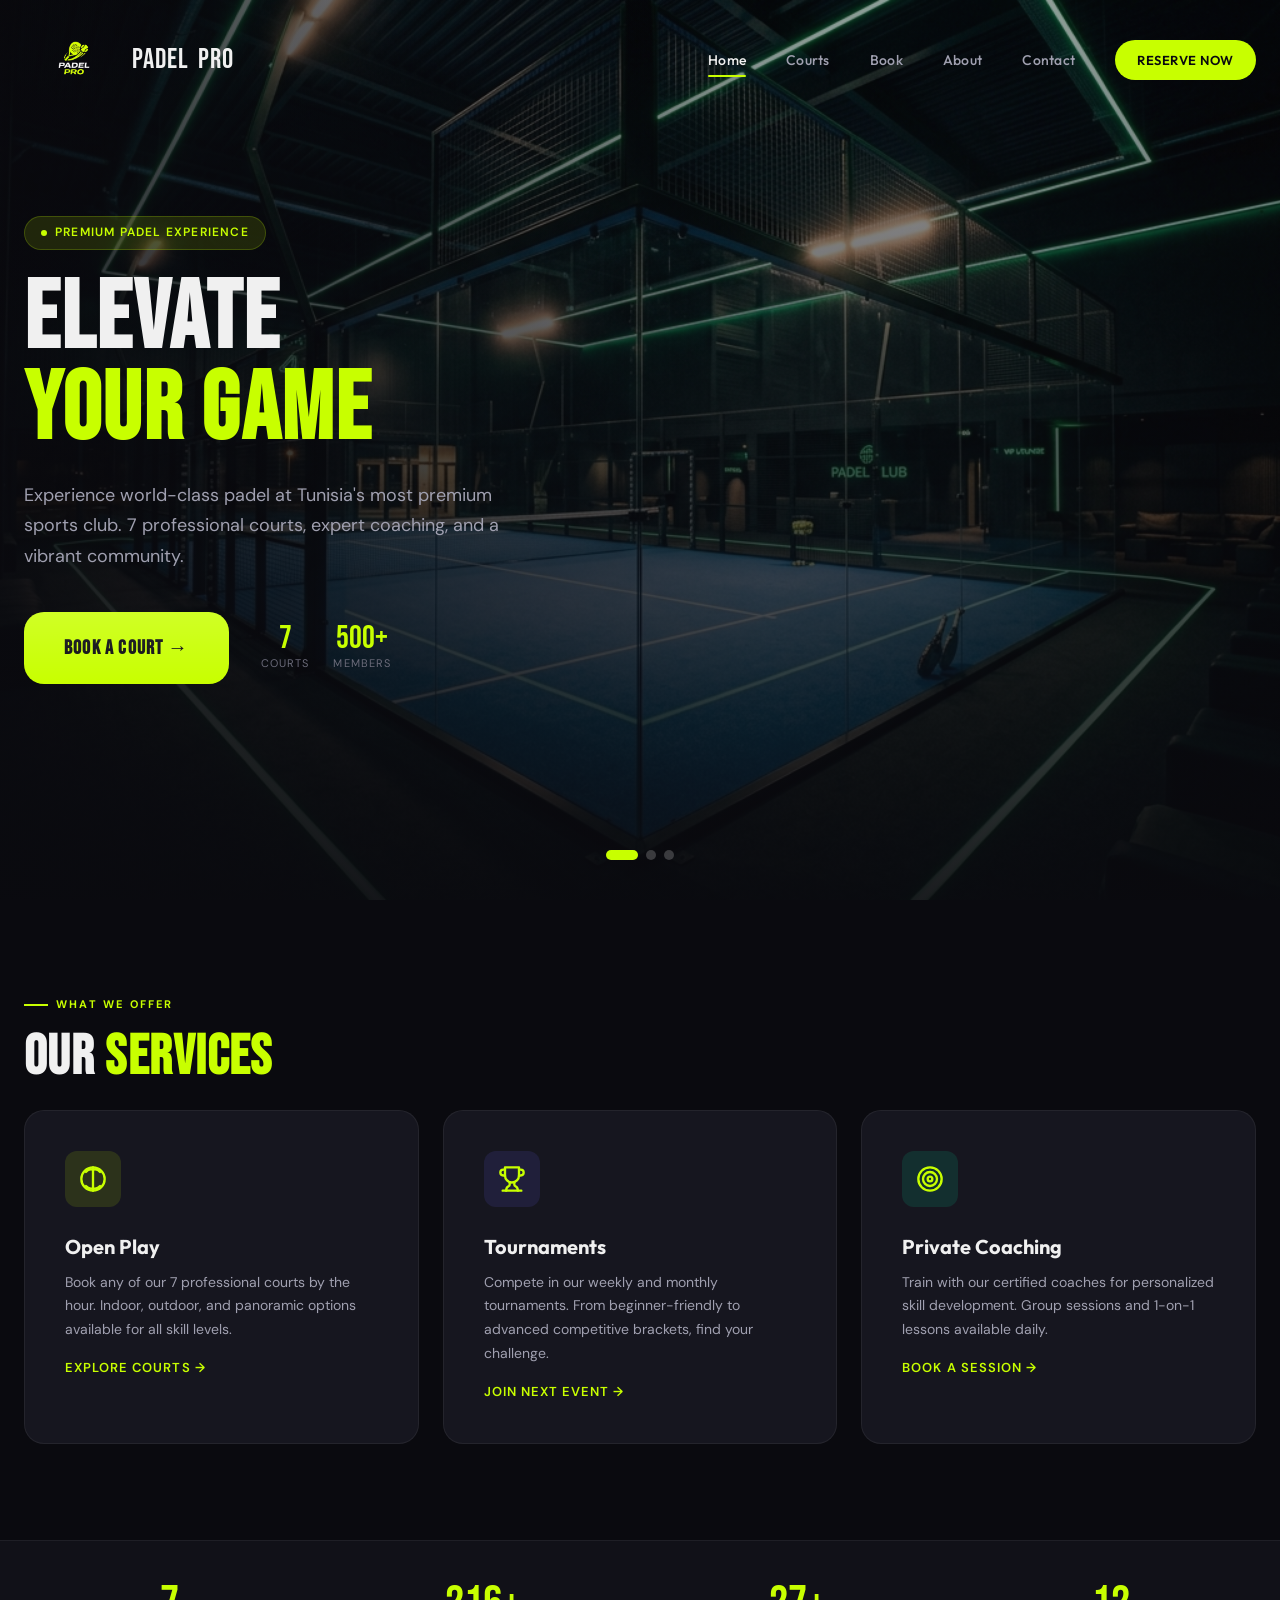
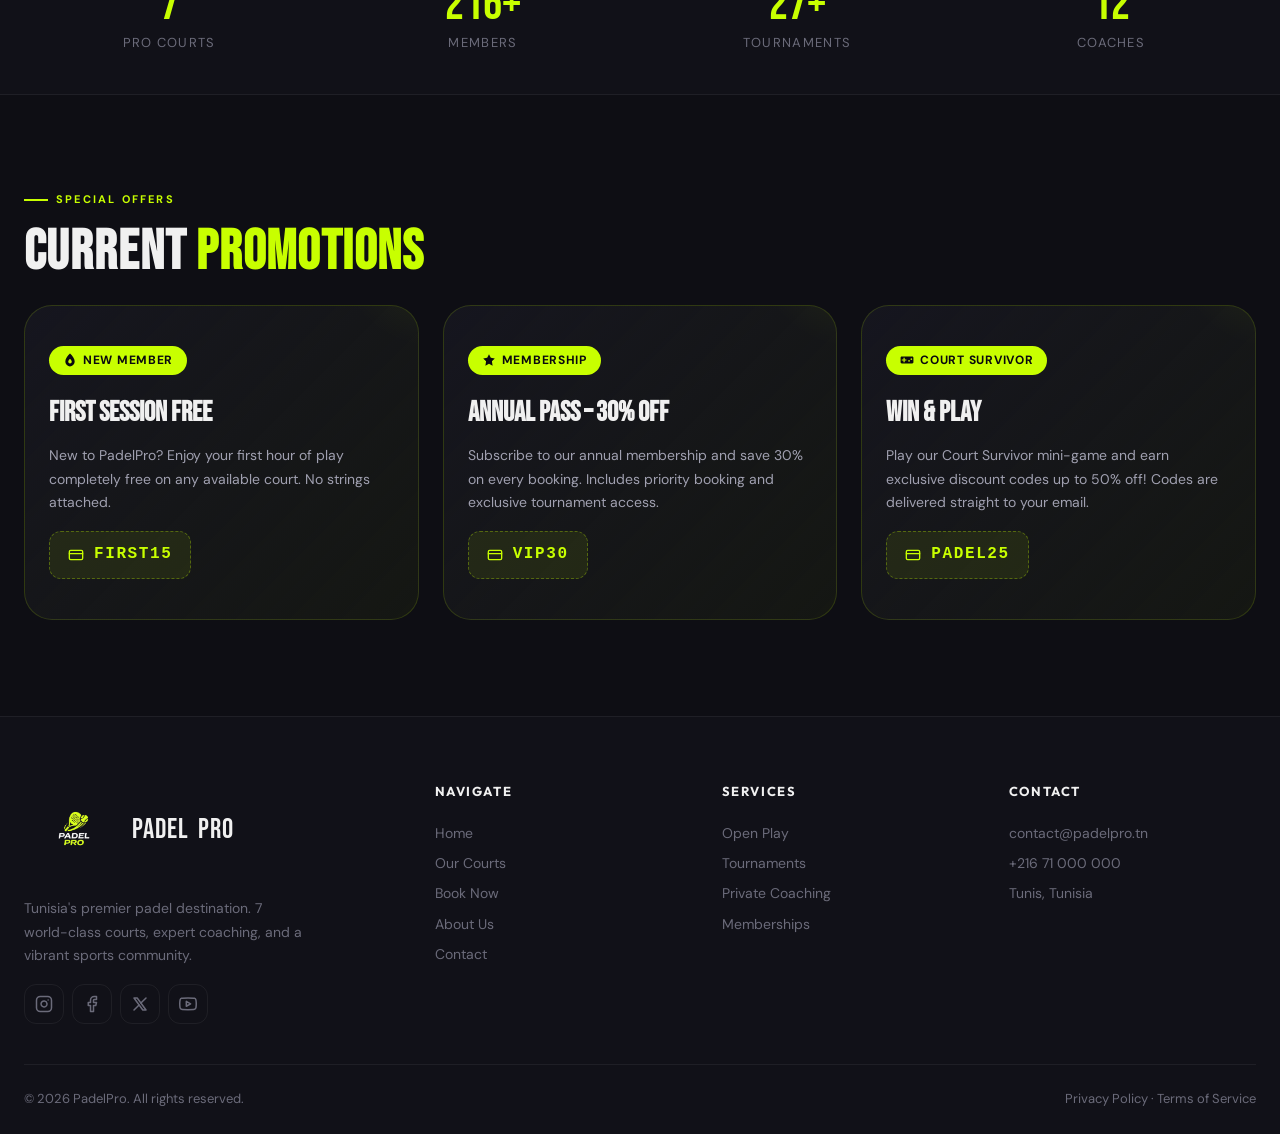
<file: index.html>
<!DOCTYPE html>
<html lang="en">
<head>
    <meta charset="UTF-8">
    <meta name="viewport" content="width=device-width, initial-scale=1.0">
    <title>PadelPro — Premier Padel Club</title>
    <meta name="description" content="PadelPro is the premier padel club offering world-class indoor, outdoor, and panoramic courts. Book your court, join tournaments, and elevate your game.">
    <link rel="stylesheet" href="css/global.css">
    <link rel="stylesheet" href="css/home.css">
</head>
<body>

<div class="bg-glow"></div>
<div class="bg-grid"></div>

<!-- Header -->
<header class="site-header" id="site-header">
    <div class="header-inner">
        <a href="index.html" class="logo">
            <img src="assets/images/logo.png" alt="PadelPro" class="logo-icon">
            PADEL<span class="logo-accent">PRO</span>
        </a>
        <nav class="main-nav" id="main-nav">
            <a href="index.html" class="active">Home</a>
            <a href="courts.html">Courts</a>
            <a href="booking.html">Book</a>
            <a href="about.html">About</a>
            <a href="contact.html">Contact</a>
            <a href="booking.html" class="nav-cta">Reserve Now</a>
        </nav>
        <button class="hamburger" id="hamburger" aria-label="Toggle navigation">
            <span></span><span></span><span></span>
        </button>
    </div>
</header>

<!-- Hero -->
<section class="hero" id="hero">
    <div class="hero-carousel">
        <div class="hero-slide active"><img src="assets/images/hero-1.png" alt="Indoor padel court"></div>
        <div class="hero-slide"><img src="assets/images/hero-2.png" alt="Outdoor padel court"></div>
        <div class="hero-slide"><img src="assets/images/hero-3.png" alt="Panoramic padel court"></div>
    </div>
    <div class="hero-overlay"></div>
    <div class="container">
        <div class="hero-content">
            <div class="hero-label">Premium Padel Experience</div>
            <h1>Elevate<span>Your Game</span></h1>
            <p class="hero-desc">Experience world-class padel at Tunisia's most premium sports club. 7 professional courts, expert coaching, and a vibrant community.</p>
            <div class="hero-actions">
                <a href="booking.html" class="btn btn-primary btn-lg hero-cta">Book a Court →</a>
                <div class="hero-stat">
                    <div class="hero-stat-item">
                        <div class="hero-stat-num">7</div>
                        <div class="hero-stat-label">Courts</div>
                    </div>
                    <div class="hero-stat-item">
                        <div class="hero-stat-num">500+</div>
                        <div class="hero-stat-label">Members</div>
                    </div>
                </div>
            </div>
        </div>
    </div>
    <div class="hero-dots">
        <button class="hero-dot active" aria-label="Slide 1"></button>
        <button class="hero-dot" aria-label="Slide 2"></button>
        <button class="hero-dot" aria-label="Slide 3"></button>
    </div>
</section>

<!-- Services -->
<section class="services section" id="services">
    <div class="container">
        <div class="section-label reveal">What We Offer</div>
        <h2 class="section-title reveal">Our <span>Services</span></h2>
        <div class="services-grid">
            <div class="service-card reveal">
                <div class="service-icon"><svg width="28" height="28" viewBox="0 0 24 24" fill="none" stroke="currentColor" stroke-width="2" stroke-linecap="round" stroke-linejoin="round"><circle cx="12" cy="12" r="10"/><path d="M18.09 5.91A5.97 5.97 0 0 0 12 4a5.97 5.97 0 0 0-6.09 1.91"/><path d="M5.91 18.09A5.97 5.97 0 0 0 12 20a5.97 5.97 0 0 0 6.09-1.91"/><line x1="12" y1="2" x2="12" y2="22"/></svg></div>
                <h3>Open Play</h3>
                <p>Book any of our 7 professional courts by the hour. Indoor, outdoor, and panoramic options available for all skill levels.</p>
                <a href="courts.html" class="service-link">Explore Courts →</a>
            </div>
            <div class="service-card reveal">
                <div class="service-icon"><svg width="28" height="28" viewBox="0 0 24 24" fill="none" stroke="currentColor" stroke-width="2" stroke-linecap="round" stroke-linejoin="round"><path d="M6 9H4.5a2.5 2.5 0 0 1 0-5H6"/><path d="M18 9h1.5a2.5 2.5 0 0 0 0-5H18"/><path d="M4 22h16"/><path d="M10 14.66V17c0 .55-.47.98-.97 1.21C7.85 18.75 7 20.24 7 22"/><path d="M14 14.66V17c0 .55.47.98.97 1.21C16.15 18.75 17 20.24 17 22"/><path d="M18 2H6v7a6 6 0 0 0 12 0V2Z"/></svg></div>
                <h3>Tournaments</h3>
                <p>Compete in our weekly and monthly tournaments. From beginner-friendly to advanced competitive brackets, find your challenge.</p>
                <a href="booking.html" class="service-link">Join Next Event →</a>
            </div>
            <div class="service-card reveal">
                <div class="service-icon"><svg width="28" height="28" viewBox="0 0 24 24" fill="none" stroke="currentColor" stroke-width="2" stroke-linecap="round" stroke-linejoin="round"><circle cx="12" cy="12" r="10"/><circle cx="12" cy="12" r="6"/><circle cx="12" cy="12" r="2"/></svg></div>
                <h3>Private Coaching</h3>
                <p>Train with our certified coaches for personalized skill development. Group sessions and 1-on-1 lessons available daily.</p>
                <a href="contact.html" class="service-link">Book a Session →</a>
            </div>
        </div>
    </div>
</section>

<!-- Stats Bar -->
<section class="stats-bar">
    <div class="container">
        <div class="stats-grid">
            <div class="stat-item reveal">
                <div class="stat-number" data-target="7">0</div>
                <div class="stat-label">Pro Courts</div>
            </div>
            <div class="stat-item reveal">
                <div class="stat-number" data-target="500" data-suffix="+">0</div>
                <div class="stat-label">Members</div>
            </div>
            <div class="stat-item reveal">
                <div class="stat-number" data-target="50" data-suffix="+">0</div>
                <div class="stat-label">Tournaments</div>
            </div>
            <div class="stat-item reveal">
                <div class="stat-number" data-target="12">0</div>
                <div class="stat-label">Coaches</div>
            </div>
        </div>
    </div>
</section>

<!-- Promotions -->
<section class="promos section" id="promotions">
    <div class="container">
        <div class="section-label reveal">Special Offers</div>
        <h2 class="section-title reveal">Current <span>Promotions</span></h2>
        <div class="promos-grid">
            <div class="promo-card reveal">
                <div class="promo-badge"><svg width="14" height="14" viewBox="0 0 24 24" fill="currentColor" stroke="none"><path d="M12 23c-3.6 0-8-3.13-8-8.69C4 9.53 8.33 4.14 11.47 1.14a.75.75 0 0 1 1.06 0C15.67 4.14 20 9.53 20 14.31 20 19.87 15.6 23 12 23Zm0-5a3 3 0 0 0 3-3c0-1.66-1.34-3.41-3-5.09-1.66 1.68-3 3.43-3 5.09a3 3 0 0 0 3 3Z"/></svg> New Member</div>
                <h3>First Session Free</h3>
                <p>New to PadelPro? Enjoy your first hour of play completely free on any available court. No strings attached.</p>
                <div class="promo-code-display"><svg width="16" height="16" viewBox="0 0 24 24" fill="none" stroke="currentColor" stroke-width="2" stroke-linecap="round" stroke-linejoin="round"><rect x="2" y="5" width="20" height="14" rx="2"/><line x1="2" y1="10" x2="22" y2="10"/></svg> FIRST15</div>
            </div>
            <div class="promo-card reveal">
                <div class="promo-badge"><svg width="14" height="14" viewBox="0 0 24 24" fill="currentColor" stroke="none"><path d="M12 2l3.09 6.26L22 9.27l-5 4.87L18.18 22 12 18.56 5.82 22 7 14.14l-5-4.87 6.91-1.01L12 2z"/></svg> Membership</div>
                <h3>Annual Pass – 30% Off</h3>
                <p>Subscribe to our annual membership and save 30% on every booking. Includes priority booking and exclusive tournament access.</p>
                <div class="promo-code-display"><svg width="16" height="16" viewBox="0 0 24 24" fill="none" stroke="currentColor" stroke-width="2" stroke-linecap="round" stroke-linejoin="round"><rect x="2" y="5" width="20" height="14" rx="2"/><line x1="2" y1="10" x2="22" y2="10"/></svg> VIP30</div>
            </div>
            <div class="promo-card reveal">
                <div class="promo-badge"><svg width="14" height="14" viewBox="0 0 24 24" fill="currentColor" stroke="none"><path d="M21 6H3c-1.1 0-2 .9-2 2v8c0 1.1.9 2 2 2h18c1.1 0 2-.9 2-2V8c0-1.1-.9-2-2-2zm-10 7H8v3H6v-3H3v-2h3V8h2v3h3v2zm4.5 2c-.83 0-1.5-.67-1.5-1.5s.67-1.5 1.5-1.5 1.5.67 1.5 1.5-.67 1.5-1.5 1.5zm4-3c-.83 0-1.5-.67-1.5-1.5S18.67 9 19.5 9s1.5.67 1.5 1.5-.67 1.5-1.5 1.5z"/></svg> Court Survivor</div>
                <h3>Win & Play</h3>
                <p>Play our Court Survivor mini-game and earn exclusive discount codes up to 50% off! Codes are delivered straight to your email.</p>
                <div class="promo-code-display"><svg width="16" height="16" viewBox="0 0 24 24" fill="none" stroke="currentColor" stroke-width="2" stroke-linecap="round" stroke-linejoin="round"><rect x="2" y="5" width="20" height="14" rx="2"/><line x1="2" y1="10" x2="22" y2="10"/></svg> PADEL25</div>
            </div>
        </div>
    </div>
</section>

<!-- Footer -->
<footer class="site-footer">
    <div class="container">
        <div class="footer-grid">
            <div class="footer-brand">
                <a href="index.html" class="logo">
                    <img src="assets/images/logo.png" alt="PadelPro" class="logo-icon">
                    PADEL<span class="logo-accent">PRO</span>
                </a>
                <p>Tunisia's premier padel destination. 7 world-class courts, expert coaching, and a vibrant sports community.</p>
                <div class="footer-social">
                    <a href="#" aria-label="Instagram"><svg width="18" height="18" viewBox="0 0 24 24" fill="none" stroke="currentColor" stroke-width="2" stroke-linecap="round" stroke-linejoin="round"><rect x="2" y="2" width="20" height="20" rx="5" ry="5"/><path d="M16 11.37A4 4 0 1 1 12.63 8 4 4 0 0 1 16 11.37z"/><line x1="17.5" y1="6.5" x2="17.51" y2="6.5"/></svg></a>
                    <a href="#" aria-label="Facebook"><svg width="18" height="18" viewBox="0 0 24 24" fill="none" stroke="currentColor" stroke-width="2" stroke-linecap="round" stroke-linejoin="round"><path d="M18 2h-3a5 5 0 0 0-5 5v3H7v4h3v8h4v-8h3l1-4h-4V7a1 1 0 0 1 1-1h3z"/></svg></a>
                    <a href="#" aria-label="Twitter"><svg width="18" height="18" viewBox="0 0 24 24" fill="none" stroke="currentColor" stroke-width="2" stroke-linecap="round" stroke-linejoin="round"><path d="M4 4l11.733 16h4.267l-11.733 -16z"/><path d="M4 20l6.768 -6.768m2.46 -2.46l6.772 -6.772"/></svg></a>
                    <a href="#" aria-label="YouTube"><svg width="18" height="18" viewBox="0 0 24 24" fill="none" stroke="currentColor" stroke-width="2" stroke-linecap="round" stroke-linejoin="round"><path d="M22.54 6.42a2.78 2.78 0 0 0-1.94-2C18.88 4 12 4 12 4s-6.88 0-8.6.46a2.78 2.78 0 0 0-1.94 2A29 29 0 0 0 1 11.75a29 29 0 0 0 .46 5.33A2.78 2.78 0 0 0 3.4 19.1c1.72.46 8.6.46 8.6.46s6.88 0 8.6-.46a2.78 2.78 0 0 0 1.94-2 29 29 0 0 0 .46-5.25 29 29 0 0 0-.46-5.33z"/><polygon points="9.75 15.02 15.5 11.75 9.75 8.48 9.75 15.02"/></svg></a>
                </div>
            </div>
            <div class="footer-col">
                <h4>Navigate</h4>
                <a href="index.html">Home</a>
                <a href="courts.html">Our Courts</a>
                <a href="booking.html">Book Now</a>
                <a href="about.html">About Us</a>
                <a href="contact.html">Contact</a>
            </div>
            <div class="footer-col">
                <h4>Services</h4>
                <a href="#">Open Play</a>
                <a href="#">Tournaments</a>
                <a href="#">Private Coaching</a>
                <a href="#">Memberships</a>
            </div>
            <div class="footer-col">
                <h4>Contact</h4>
                <a href="mailto:contact@padelpro.tn">contact@padelpro.tn</a>
                <a href="tel:+21671000000">+216 71 000 000</a>
                <a href="#">Tunis, Tunisia</a>
            </div>
        </div>
        <div class="footer-bottom">
            <span>© 2026 PadelPro. All rights reserved.</span>
            <span><a href="#">Privacy Policy</a> · <a href="#">Terms of Service</a></span>
        </div>
    </div>
</footer>

<script src="js/api.js"></script>
<script src="js/nav.js"></script>
<script src="js/home.js"></script>
</body>
</html>
</file>
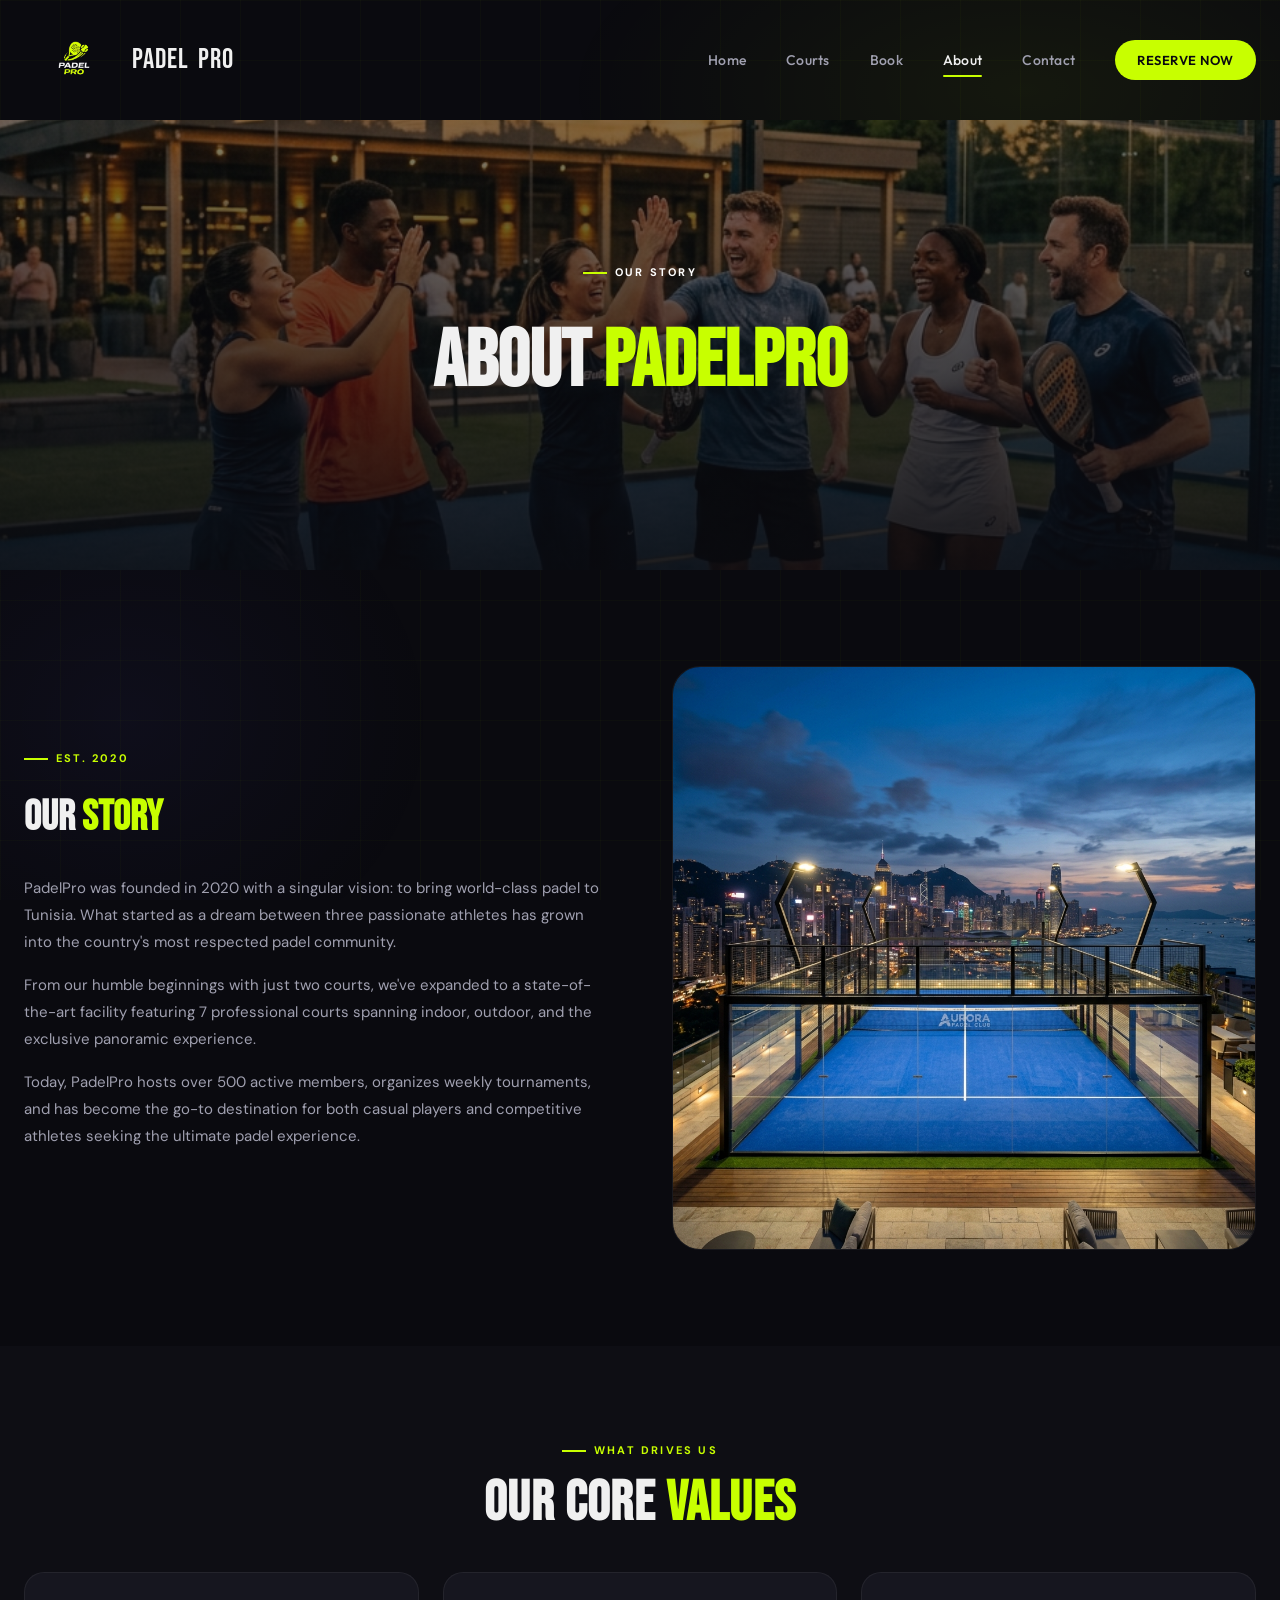
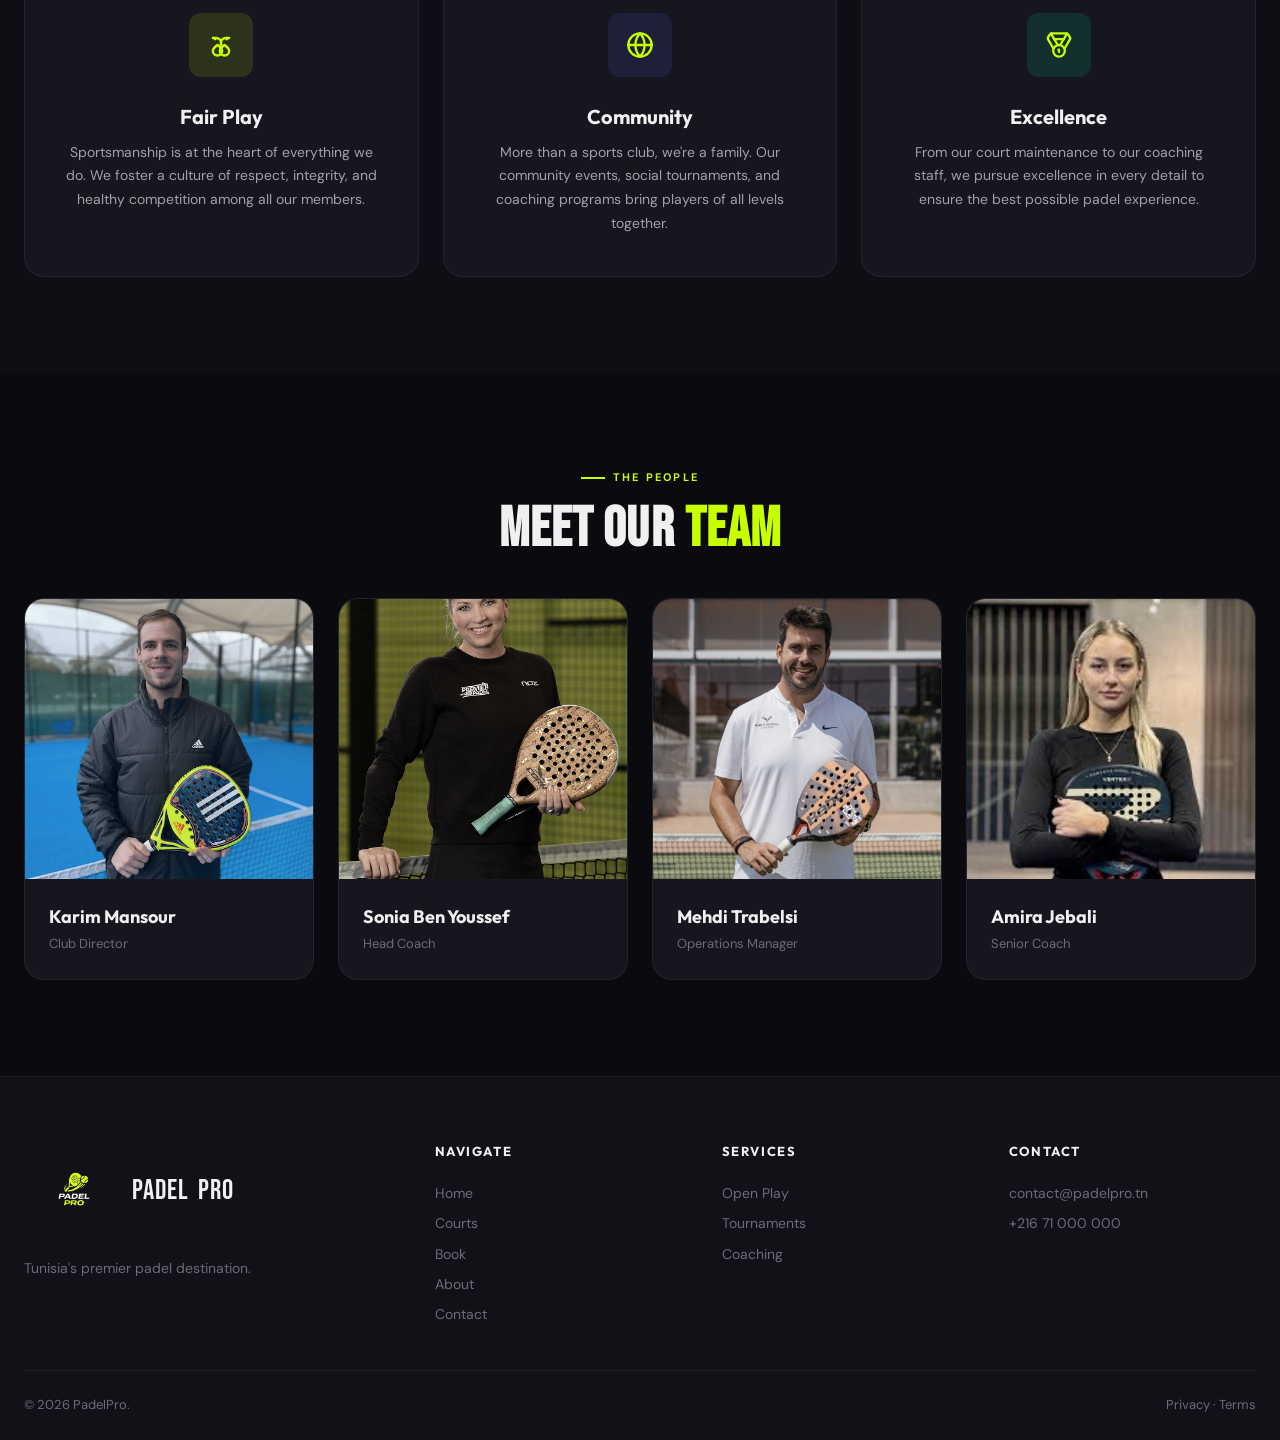
<file: about.html>
<!DOCTYPE html>
<html lang="en">
<head>
    <meta charset="UTF-8">
    <meta name="viewport" content="width=device-width, initial-scale=1.0">
    <title>About Us — PadelPro</title>
    <meta name="description" content="Learn about PadelPro's history, values, and the team behind Tunisia's premier padel club.">
    <link rel="stylesheet" href="css/global.css">
    <link rel="stylesheet" href="css/about.css">
</head>
<body>

<div class="bg-glow"></div>
<div class="bg-grid"></div>

<!-- Header -->
<header class="site-header" id="site-header">
    <div class="header-inner">
        <a href="index.html" class="logo"><img src="assets/images/logo.png" alt="PadelPro" class="logo-icon">PADEL<span class="logo-accent">PRO</span></a>
        <nav class="main-nav" id="main-nav">
            <a href="index.html">Home</a>
            <a href="courts.html">Courts</a>
            <a href="booking.html">Book</a>
            <a href="about.html">About</a>
            <a href="contact.html">Contact</a>
            <a href="booking.html" class="nav-cta">Reserve Now</a>
        </nav>
        <button class="hamburger" id="hamburger" aria-label="Toggle navigation"><span></span><span></span><span></span></button>
    </div>
</header>

<!-- Hero -->
<section class="about-hero">
    <img src="assets/images/about-hero.png" alt="PadelPro team">
    <div class="about-hero-content">
        <div class="section-label" style="justify-content:center;color:#fff;">Our Story</div>
        <h1>About <span>PadelPro</span></h1>
    </div>
</section>

<!-- History -->
<section class="history">
    <div class="container">
        <div class="history-grid">
            <div class="history-text reveal-left">
                <div class="section-label">Est. 2020</div>
                <h2>Our <span>Story</span></h2>
                <p>PadelPro was founded in 2020 with a singular vision: to bring world-class padel to Tunisia. What started as a dream between three passionate athletes has grown into the country's most respected padel community.</p>
                <p>From our humble beginnings with just two courts, we've expanded to a state-of-the-art facility featuring 7 professional courts spanning indoor, outdoor, and the exclusive panoramic experience.</p>
                <p>Today, PadelPro hosts over 500 active members, organizes weekly tournaments, and has become the go-to destination for both casual players and competitive athletes seeking the ultimate padel experience.</p>
            </div>
            <div class="history-image reveal-right">
                <img src="assets/images/court-panoramic.png" alt="PadelPro facility">
            </div>
        </div>
    </div>
</section>

<!-- Values -->
<section class="values">
    <div class="container">
        <div class="values-header">
            <div class="section-label reveal" style="justify-content:center;">What Drives Us</div>
            <h2 class="section-title reveal" style="text-align:center;">Our Core <span>Values</span></h2>
        </div>
        <div class="values-grid">
            <div class="value-card reveal">
                <div class="value-icon"><svg width="28" height="28" viewBox="0 0 24 24" fill="none" stroke="currentColor" stroke-width="2" stroke-linecap="round" stroke-linejoin="round"><path d="M11 17a4 4 0 0 0 8 0c0-2-2-3.5-4-5-2 1.5-4 3-4 5z"/><path d="M5 17a4 4 0 0 0 8 0c0-2-2-3.5-4-5-2 1.5-4 3-4 5z"/><path d="M7 7h.01"/><path d="M17 7h.01"/><path d="M12 12v-2a4 4 0 0 0-4-4H5"/><path d="M12 12v-2a4 4 0 0 1 4-4h3"/></svg></div>
                <h3>Fair Play</h3>
                <p>Sportsmanship is at the heart of everything we do. We foster a culture of respect, integrity, and healthy competition among all our members.</p>
            </div>
            <div class="value-card reveal">
                <div class="value-icon"><svg width="28" height="28" viewBox="0 0 24 24" fill="none" stroke="currentColor" stroke-width="2" stroke-linecap="round" stroke-linejoin="round"><circle cx="12" cy="12" r="10"/><line x1="2" y1="12" x2="22" y2="12"/><path d="M12 2a15.3 15.3 0 0 1 4 10 15.3 15.3 0 0 1-4 10 15.3 15.3 0 0 1-4-10 15.3 15.3 0 0 1 4-10z"/></svg></div>
                <h3>Community</h3>
                <p>More than a sports club, we're a family. Our community events, social tournaments, and coaching programs bring players of all levels together.</p>
            </div>
            <div class="value-card reveal">
                <div class="value-icon"><svg width="28" height="28" viewBox="0 0 24 24" fill="none" stroke="currentColor" stroke-width="2" stroke-linecap="round" stroke-linejoin="round"><path d="M7.21 15 2.66 7.14a2 2 0 0 1 .13-2.2L4.4 2.8A2 2 0 0 1 6 2h12a2 2 0 0 1 1.6.8l1.6 2.14a2 2 0 0 1 .14 2.2L16.79 15"/><path d="M11 12 5.12 2.2"/><path d="m13 12 5.88-9.8"/><path d="M8 7h8"/><circle cx="12" cy="17" r="5"/><path d="M12 18v-2h-.5"/></svg></div>
                <h3>Excellence</h3>
                <p>From our court maintenance to our coaching staff, we pursue excellence in every detail to ensure the best possible padel experience.</p>
            </div>
        </div>
    </div>
</section>

<!-- Team -->
<section class="team">
    <div class="container">
        <div class="team-header">
            <div class="section-label reveal" style="justify-content:center;">The People</div>
            <h2 class="section-title reveal" style="text-align:center;">Meet Our <span>Team</span></h2>
        </div>
        <div class="team-grid">
            <div class="team-card reveal">
                <div class="team-photo">
                    <img src="assets/images/coach.jpg" alt="Karim Mansour">
                    <span class="team-role-badge">Founder & CEO</span>
                </div>
                <div class="team-info">
                    <h3>Karim Mansour</h3>
                    <p>Club Director</p>
                </div>
            </div>
            <div class="team-card reveal">
                <div class="team-photo">
                    <img src="assets/images/coach2.png" alt="Sonia Ben Youssef">
                    <span class="team-role-badge">Head Coach</span>
                </div>
                <div class="team-info">
                    <h3>Sonia Ben Youssef</h3>
                    <p>Head Coach</p>
                </div>
            </div>
            <div class="team-card reveal">
                <div class="team-photo">
                    <img src="assets/images/coach1.jpg" alt="Mehdi Trabelsi">
                    <span class="team-role-badge">Operations</span>
                </div>
                <div class="team-info">
                    <h3>Mehdi Trabelsi</h3>
                    <p>Operations Manager</p>
                </div>
            </div>
            <div class="team-card reveal">
                <div class="team-photo">
                    <img src="assets/images/coach4.jpeg" alt="Amira Jebali">
                    <span class="team-role-badge">Coach</span>
                </div>
                <div class="team-info">
                    <h3>Amira Jebali</h3>
                    <p>Senior Coach</p>
                </div>
            </div>
        </div>
    </div>
</section>

<!-- Footer -->
<footer class="site-footer">
    <div class="container">
        <div class="footer-grid">
            <div class="footer-brand"><a href="index.html" class="logo"><img src="assets/images/logo.png" alt="PadelPro" class="logo-icon">PADEL<span class="logo-accent">PRO</span></a><p>Tunisia's premier padel destination.</p></div>
            <div class="footer-col"><h4>Navigate</h4><a href="index.html">Home</a><a href="courts.html">Courts</a><a href="booking.html">Book</a><a href="about.html">About</a><a href="contact.html">Contact</a></div>
            <div class="footer-col"><h4>Services</h4><a href="#">Open Play</a><a href="#">Tournaments</a><a href="#">Coaching</a></div>
            <div class="footer-col"><h4>Contact</h4><a href="mailto:contact@padelpro.tn">contact@padelpro.tn</a><a href="tel:+21671000000">+216 71 000 000</a></div>
        </div>
        <div class="footer-bottom"><span>© 2026 PadelPro.</span><span><a href="#">Privacy</a> · <a href="#">Terms</a></span></div>
    </div>
</footer>

<script src="js/api.js"></script>
<script src="js/nav.js"></script>
<script src="js/about.js"></script>
</body>
</html>
</file>
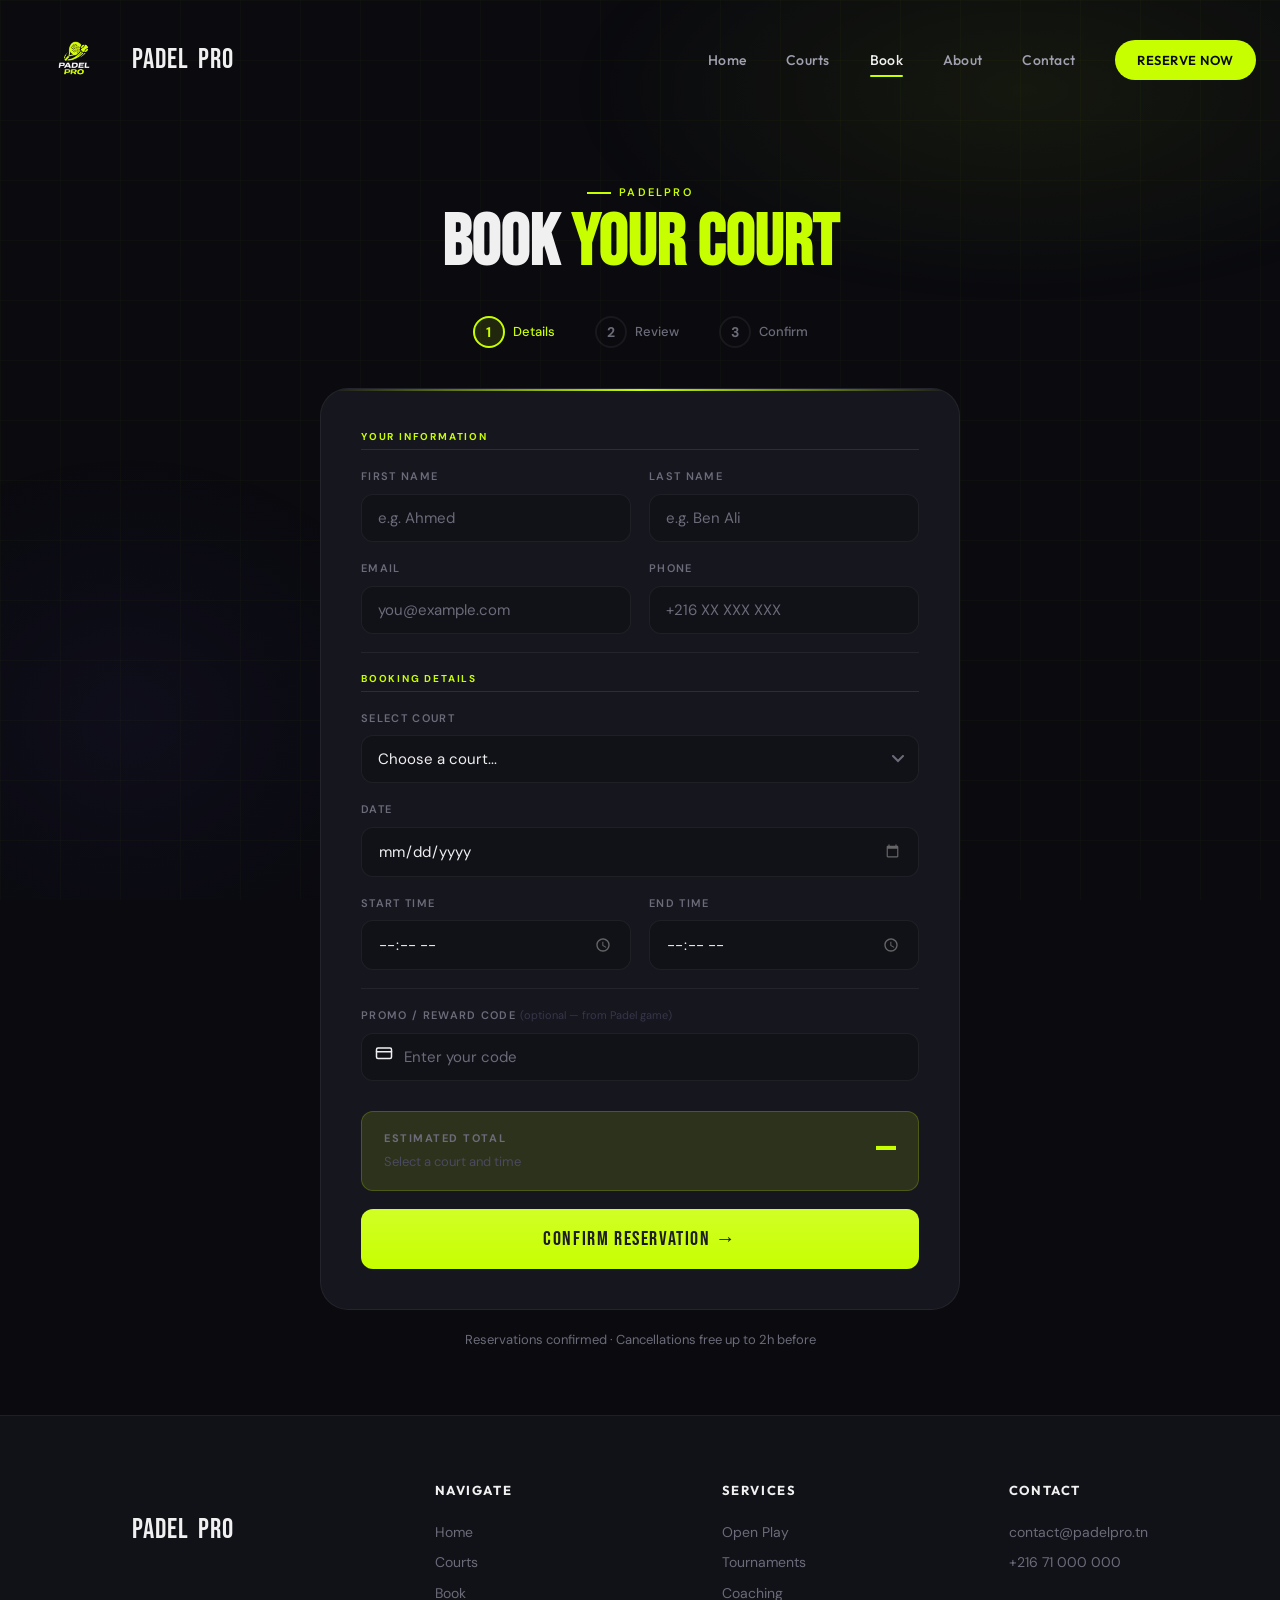
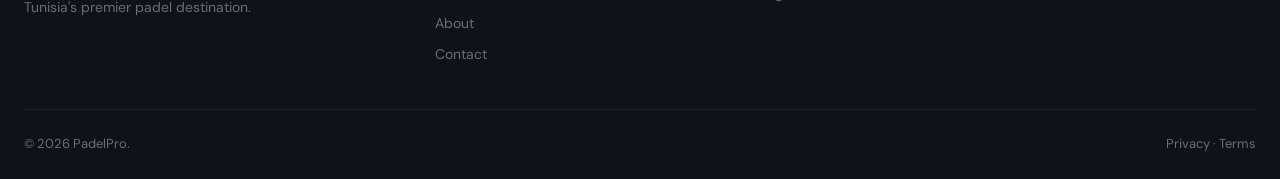
<file: booking.html>
<!DOCTYPE html>
<html lang="en">
<head>
    <meta charset="UTF-8">
    <meta name="viewport" content="width=device-width, initial-scale=1.0">
    <title>Book a Court — PadelPro</title>
    <meta name="description" content="Reserve your padel court at PadelPro. Select your court, choose a time, and confirm your booking instantly.">
    <link rel="stylesheet" href="css/global.css">
    <link rel="stylesheet" href="css/booking.css">
</head>
<body>

<div class="bg-glow"></div>
<div class="bg-grid"></div>

<!-- Header -->
<header class="site-header" id="site-header">
    <div class="header-inner">
        <a href="index.html" class="logo"><img src="assets/images/logo.png" alt="PadelPro" class="logo-icon">PADEL<span class="logo-accent">PRO</span></a>
        <nav class="main-nav" id="main-nav">
            <a href="index.html">Home</a>
            <a href="courts.html">Courts</a>
            <a href="booking.html">Book</a>
            <a href="about.html">About</a>
            <a href="contact.html">Contact</a>
            <a href="booking.html" class="nav-cta">Reserve Now</a>
        </nav>
        <button class="hamburger" id="hamburger" aria-label="Toggle navigation"><span></span><span></span><span></span></button>
    </div>
</header>

<main class="booking-page">
    <div class="container">

        <div class="booking-header">
            <div class="eyebrow">PadelPro</div>
            <h1>Book<span> Your Court</span></h1>
        </div>

        <div class="booking-steps">
            <div class="step active"><div class="step-num">1</div> Details</div>
            <div class="step"><div class="step-num">2</div> Review</div>
            <div class="step"><div class="step-num">3</div> Confirm</div>
        </div>

        <div class="booking-card">
            <form id="booking-form" novalidate>
                <div class="form-grid">

                    <div class="form-section-title">Your Information</div>

                    <div class="form-group">
                        <label class="form-label" for="first_name">First Name</label>
                        <input type="text" id="first_name" name="first_name" class="form-input" placeholder="e.g. Ahmed" required>
                        <span class="form-error" id="first_name-error"></span>
                    </div>

                    <div class="form-group">
                        <label class="form-label" for="last_name">Last Name</label>
                        <input type="text" id="last_name" name="last_name" class="form-input" placeholder="e.g. Ben Ali" required>
                        <span class="form-error" id="last_name-error"></span>
                    </div>

                    <div class="form-group">
                        <label class="form-label" for="email">Email</label>
                        <input type="email" id="email" name="email" class="form-input" placeholder="you@example.com" required>
                        <span class="form-error" id="email-error"></span>
                    </div>

                    <div class="form-group">
                        <label class="form-label" for="phone">Phone</label>
                        <input type="tel" id="phone" name="phone" class="form-input" placeholder="+216 XX XXX XXX" required>
                        <span class="form-error" id="phone-error"></span>
                    </div>

                    <div class="divider"></div>
                    <div class="form-section-title">Booking Details</div>

                    <div class="form-group full">
                        <label class="form-label" for="court_id">Select Court</label>
                        <select id="court_id" name="court_id" class="form-input" required>
                            <option value="" disabled selected>Loading courts...</option>
                        </select>
                        <span class="form-error" id="court_id-error"></span>
                    </div>

                    <div class="form-group full">
                        <label class="form-label" for="booking_date">Date</label>
                        <input type="date" id="booking_date" name="booking_date" class="form-input" required>
                        <span class="form-error" id="booking_date-error"></span>
                    </div>

                    <div class="form-group">
                        <label class="form-label" for="start_time">Start Time</label>
                        <input type="time" id="start_time" name="start_time" class="form-input" required>
                        <span class="form-error" id="start_time-error"></span>
                    </div>

                    <div class="form-group">
                        <label class="form-label" for="end_time">End Time</label>
                        <input type="time" id="end_time" name="end_time" class="form-input" required>
                        <span class="form-error" id="end_time-error"></span>
                    </div>

                    <div class="divider"></div>

                    <div class="form-group full">
                        <label class="form-label" for="promo_code">Promo / Reward Code <span style="font-weight:400;text-transform:none;letter-spacing:0;color:#36364a;font-size:11px;">(optional — from Padel game)</span></label>
                        <div class="promo-wrap">
                            <span class="promo-icon"><svg width="18" height="18" viewBox="0 0 24 24" fill="none" stroke="currentColor" stroke-width="2" stroke-linecap="round" stroke-linejoin="round"><rect x="2" y="5" width="20" height="14" rx="2"/><line x1="2" y1="10" x2="22" y2="10"/></svg></span>
                            <input type="text" id="promo_code" name="promo_code" class="form-input" placeholder="Enter your code" style="padding-left:42px;">
                        </div>
                        <div class="promo-status" id="promo-status"></div>
                    </div>

                    <div class="price-preview">
                        <div class="price-left">
                            <div class="price-label">Estimated Total</div>
                            <div class="price-sub" id="price-breakdown">Select a court and time</div>
                        </div>
                        <div class="price-right">
                            <div class="price-amount" id="price-amount">—</div>
                            <div class="price-unit" id="price-unit"></div>
                        </div>
                    </div>

                    <!-- Summary -->
                    <div class="booking-summary" id="booking-summary">
                        <div class="summary-title">Booking Summary</div>
                        <div class="summary-grid">
                            <div class="summary-item"><span class="s-label">Player</span><span class="s-value" id="s-name">—</span></div>
                            <div class="summary-item"><span class="s-label">Email</span><span class="s-value" id="s-email">—</span></div>
                            <div class="summary-item"><span class="s-label">Court</span><span class="s-value" id="s-court">—</span></div>
                            <div class="summary-item"><span class="s-label">Date</span><span class="s-value" id="s-date">—</span></div>
                            <div class="summary-item"><span class="s-label">Time</span><span class="s-value" id="s-time">—</span></div>
                            <div class="summary-item"><span class="s-label">Duration</span><span class="s-value" id="s-duration">—</span></div>
                        </div>
                        <div class="summary-total">
                            <span class="total-label">Total</span>
                            <span class="total-value" id="s-total">—</span>
                        </div>
                    </div>

                    <button type="submit" class="btn-submit" id="submit-btn">Confirm Reservation →</button>
                </div>
            </form>
        </div>

        <p class="booking-footer">Reservations confirmed · Cancellations free up to 2h before</p>
    </div>
</main>

<!-- Footer -->
<footer class="site-footer">
    <div class="container">
        <div class="footer-grid">
            <div class="footer-brand"><a href="index.html" class="logo"><img src="assets/images/logo.png" alt="PadelPro" class="logo-icon">PADEL<span class="logo-accent">PRO</span></a><p>Tunisia's premier padel destination.</p></div>
            <div class="footer-col"><h4>Navigate</h4><a href="index.html">Home</a><a href="courts.html">Courts</a><a href="booking.html">Book</a><a href="about.html">About</a><a href="contact.html">Contact</a></div>
            <div class="footer-col"><h4>Services</h4><a href="#">Open Play</a><a href="#">Tournaments</a><a href="#">Coaching</a></div>
            <div class="footer-col"><h4>Contact</h4><a href="mailto:contact@padelpro.tn">contact@padelpro.tn</a><a href="tel:+21671000000">+216 71 000 000</a></div>
        </div>
        <div class="footer-bottom"><span>© 2026 PadelPro.</span><span><a href="#">Privacy</a> · <a href="#">Terms</a></span></div>
    </div>
</footer>

<script src="js/api.js"></script>
<script src="js/nav.js"></script>
<script src="js/booking.js"></script>
</body>
</html>
</file>
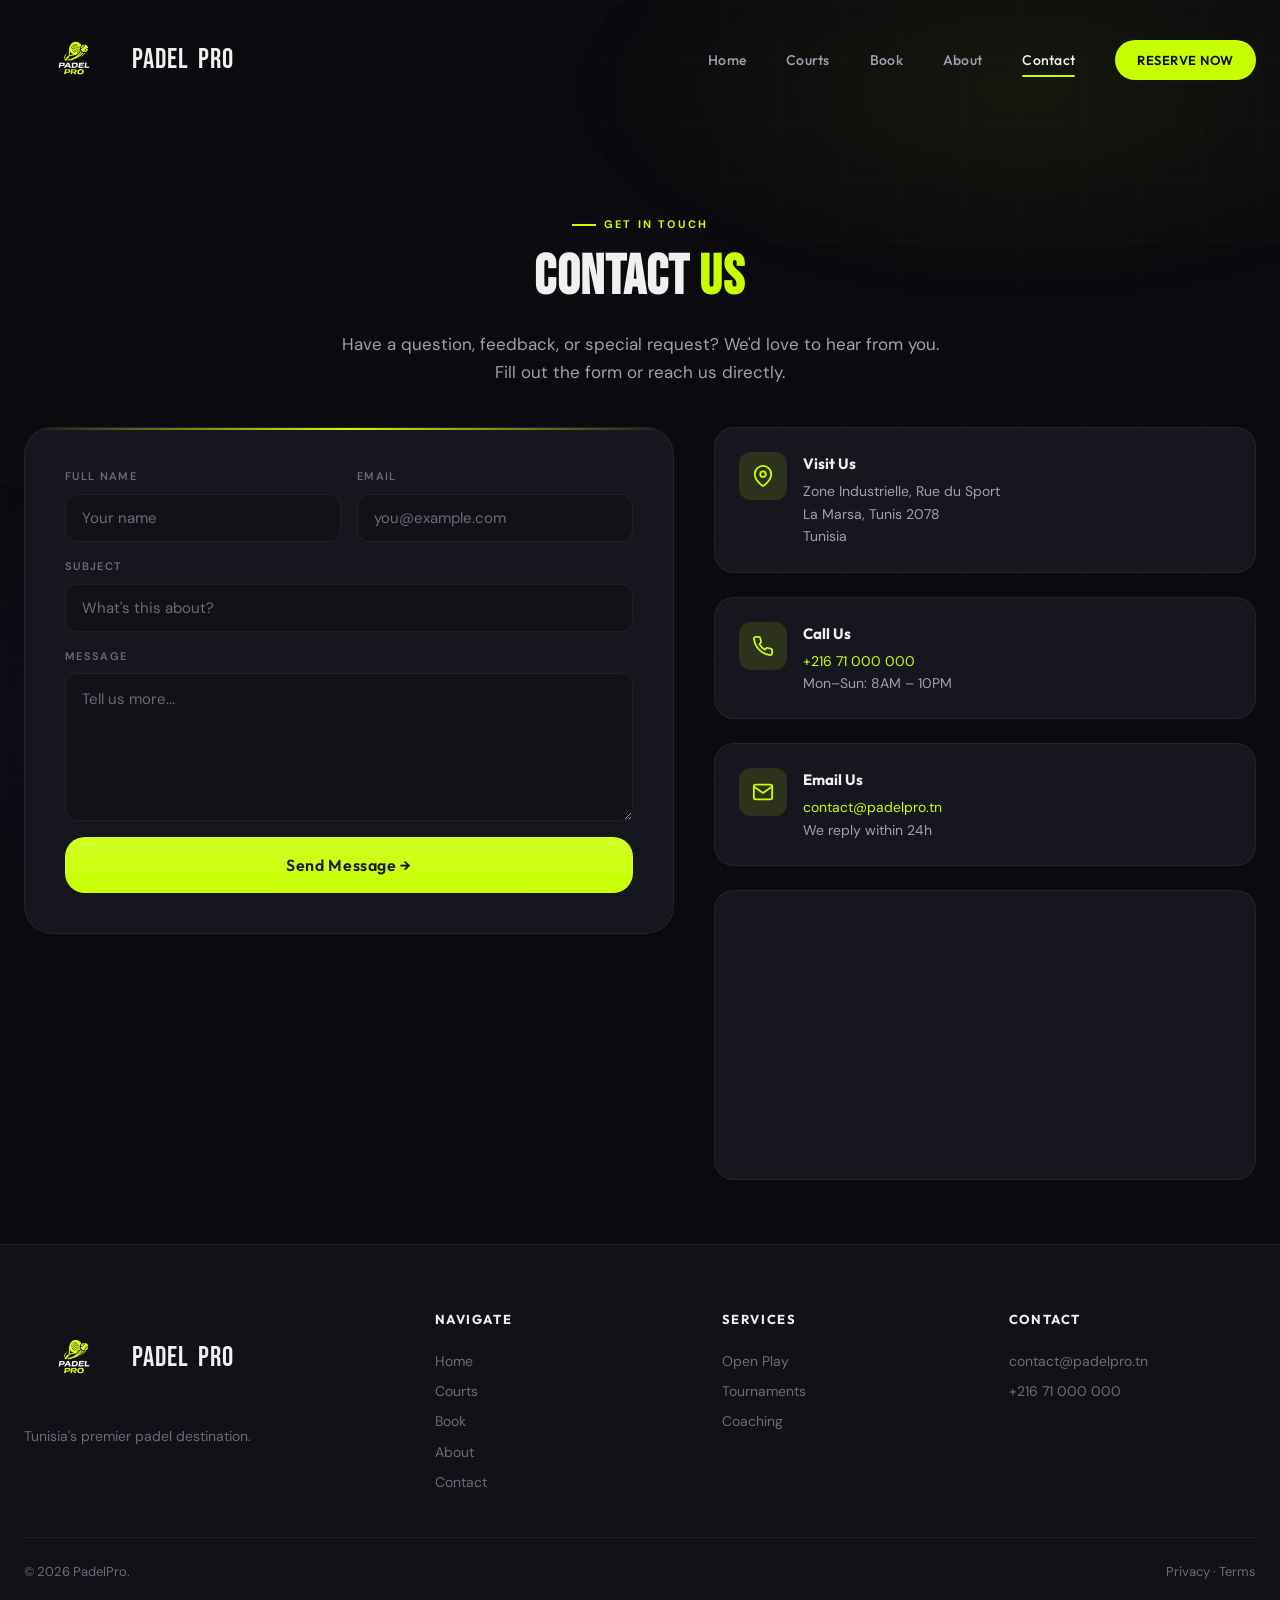
<file: contact.html>
<!DOCTYPE html>
<html lang="en">
<head>
    <meta charset="UTF-8">
    <meta name="viewport" content="width=device-width, initial-scale=1.0">
    <title>Contact — PadelPro</title>
    <meta name="description" content="Get in touch with PadelPro. Send us a message, find our location, or call us directly.">
    <link rel="stylesheet" href="css/global.css">
    <link rel="stylesheet" href="css/contact.css">
</head>
<body>

<div class="bg-glow"></div>
<div class="bg-grid"></div>

<!-- Header -->
<header class="site-header" id="site-header">
    <div class="header-inner">
        <a href="index.html" class="logo"><img src="assets/images/logo.png" alt="PadelPro" class="logo-icon">PADEL<span class="logo-accent">PRO</span></a>
        <nav class="main-nav" id="main-nav">
            <a href="index.html">Home</a>
            <a href="courts.html">Courts</a>
            <a href="booking.html">Book</a>
            <a href="about.html">About</a>
            <a href="contact.html">Contact</a>
            <a href="booking.html" class="nav-cta">Reserve Now</a>
        </nav>
        <button class="hamburger" id="hamburger" aria-label="Toggle navigation"><span></span><span></span><span></span></button>
    </div>
</header>

<main class="contact-page">
    <div class="container">
        <div class="contact-header">
            <div class="section-label reveal" style="justify-content:center;">Get In Touch</div>
            <h1 class="section-title reveal">Contact <span>Us</span></h1>
            <p class="section-subtitle reveal">Have a question, feedback, or special request? We'd love to hear from you. Fill out the form or reach us directly.</p>
        </div>

        <div class="contact-layout">
            <!-- Form -->
            <div class="contact-form-card reveal-left">
                <form id="contact-form" class="contact-form" novalidate>
                    <div class="form-row">
                        <div class="form-group">
                            <label class="form-label" for="name">Full Name</label>
                            <input type="text" id="name" class="form-input" placeholder="Your name" required>
                            <span class="form-error" id="name-error"></span>
                        </div>
                        <div class="form-group">
                            <label class="form-label" for="email">Email</label>
                            <input type="email" id="email" class="form-input" placeholder="you@example.com" required>
                            <span class="form-error" id="email-error"></span>
                        </div>
                    </div>
                    <div class="form-group">
                        <label class="form-label" for="subject">Subject</label>
                        <input type="text" id="subject" class="form-input" placeholder="What's this about?" required>
                        <span class="form-error" id="subject-error"></span>
                    </div>
                    <div class="form-group">
                        <label class="form-label" for="message">Message</label>
                        <textarea id="message" class="form-input" placeholder="Tell us more..." rows="5" required></textarea>
                        <span class="form-error" id="message-error"></span>
                    </div>
                    <button type="submit" class="btn btn-primary btn-lg" style="width:100%;">Send Message →</button>
                </form>

                <div class="contact-success" id="contact-success">
                    <div class="success-icon"><svg width="64" height="64" viewBox="0 0 24 24" fill="none" stroke="var(--success)" stroke-width="2" stroke-linecap="round" stroke-linejoin="round"><path d="M22 11.08V12a10 10 0 1 1-5.93-9.14"/><polyline points="22 4 12 14.01 9 11.01"/></svg></div>
                    <h3>Message Sent!</h3>
                    <p>Thank you for reaching out. We'll get back to you within 24 hours.</p>
                </div>
            </div>

            <!-- Info + Map -->
            <div class="contact-info-side reveal-right">
                <div class="info-card">
                    <div class="info-icon"><svg width="22" height="22" viewBox="0 0 24 24" fill="none" stroke="currentColor" stroke-width="2" stroke-linecap="round" stroke-linejoin="round"><path d="M21 10c0 7-9 13-9 13s-9-6-9-13a9 9 0 0 1 18 0z"/><circle cx="12" cy="10" r="3"/></svg></div>
                    <div>
                        <h4>Visit Us</h4>
                        <p>Zone Industrielle, Rue du Sport<br>La Marsa, Tunis 2078<br>Tunisia</p>
                    </div>
                </div>
                <div class="info-card">
                    <div class="info-icon"><svg width="22" height="22" viewBox="0 0 24 24" fill="none" stroke="currentColor" stroke-width="2" stroke-linecap="round" stroke-linejoin="round"><path d="M22 16.92v3a2 2 0 0 1-2.18 2 19.79 19.79 0 0 1-8.63-3.07 19.5 19.5 0 0 1-6-6 19.79 19.79 0 0 1-3.07-8.67A2 2 0 0 1 4.11 2h3a2 2 0 0 1 2 1.72 12.84 12.84 0 0 0 .7 2.81 2 2 0 0 1-.45 2.11L8.09 9.91a16 16 0 0 0 6 6l1.27-1.27a2 2 0 0 1 2.11-.45 12.84 12.84 0 0 0 2.81.7A2 2 0 0 1 22 16.92z"/></svg></div>
                    <div>
                        <h4>Call Us</h4>
                        <p><a href="tel:+21671000000">+216 71 000 000</a><br>Mon–Sun: 8AM – 10PM</p>
                    </div>
                </div>
                <div class="info-card">
                    <div class="info-icon"><svg width="22" height="22" viewBox="0 0 24 24" fill="none" stroke="currentColor" stroke-width="2" stroke-linecap="round" stroke-linejoin="round"><path d="M4 4h16c1.1 0 2 .9 2 2v12c0 1.1-.9 2-2 2H4c-1.1 0-2-.9-2-2V6c0-1.1.9-2 2-2z"/><polyline points="22,6 12,13 2,6"/></svg></div>
                    <div>
                        <h4>Email Us</h4>
                        <p><a href="mailto:contact@padelpro.tn">contact@padelpro.tn</a><br>We reply within 24h</p>
                    </div>
                </div>
                <div class="map-card">
                    <iframe
                        src="https://www.google.com/maps/embed?pb=!1m18!1m12!1m3!1d3192.5!2d10.32!3d36.88!2m3!1f0!2f0!3f0!3m2!1i1024!2i768!4f13.1!3m3!1m2!1s0x0%3A0x0!2zMzbCsDUyJzQ4LjAiTiAxMMKwMTknMTIuMCJF!5e0!3m2!1sfr!2stn!4v1"
                        allowfullscreen=""
                        loading="lazy"
                        referrerpolicy="no-referrer-when-downgrade"
                        title="PadelPro Location">
                    </iframe>
                </div>
            </div>
        </div>
    </div>
</main>

<!-- Footer -->
<footer class="site-footer">
    <div class="container">
        <div class="footer-grid">
            <div class="footer-brand"><a href="index.html" class="logo"><img src="assets/images/logo.png" alt="PadelPro" class="logo-icon">PADEL<span class="logo-accent">PRO</span></a><p>Tunisia's premier padel destination.</p></div>
            <div class="footer-col"><h4>Navigate</h4><a href="index.html">Home</a><a href="courts.html">Courts</a><a href="booking.html">Book</a><a href="about.html">About</a><a href="contact.html">Contact</a></div>
            <div class="footer-col"><h4>Services</h4><a href="#">Open Play</a><a href="#">Tournaments</a><a href="#">Coaching</a></div>
            <div class="footer-col"><h4>Contact</h4><a href="mailto:contact@padelpro.tn">contact@padelpro.tn</a><a href="tel:+21671000000">+216 71 000 000</a></div>
        </div>
        <div class="footer-bottom"><span>© 2026 PadelPro.</span><span><a href="#">Privacy</a> · <a href="#">Terms</a></span></div>
    </div>
</footer>

<script src="js/api.js"></script>
<script src="js/nav.js"></script>
<script src="js/contact.js"></script>
</body>
</html>
</file>
<file: css/global.css>
/* ============================================================
   PadelPro — Global Design System
   ============================================================ */

/* ---- Google Fonts ---- */
@import url('https://fonts.googleapis.com/css2?family=Bebas+Neue&family=DM+Sans:ital,wght@0,300;0,400;0,500;0,600;0,700;1,400&family=Outfit:wght@300;400;500;600;700&display=swap');

/* ---- SVG Icon Defaults ---- */
.service-icon svg,
.value-icon svg,
.info-icon svg,
.promo-badge svg,
.promo-code-display svg {
    display: inline-block;
    vertical-align: middle;
    flex-shrink: 0;
}

.service-icon svg,
.value-icon svg {
    color: var(--accent);
}

.info-icon svg {
    color: var(--accent);
}

.promo-badge svg {
    color: inherit;
}

.promo-code-display svg {
    color: var(--accent);
    margin-right: 2px;
}

/* ---- Reset ---- */
*,
*::before,
*::after {
    box-sizing: border-box;
    margin: 0;
    padding: 0;
}

html {
    scroll-behavior: smooth;
    -webkit-font-smoothing: antialiased;
    -moz-osx-font-smoothing: grayscale;
}

/* ---- Design Tokens ---- */
:root {
    /* Colors — Dark Theme */
    --bg: #0a0a0f;
    --bg-alt: #0e0e14;
    --surface: #111118;
    --card: #16161f;
    --card-hover: #1c1c28;
    --border: rgba(255, 255, 255, 0.06);
    --border-light: rgba(255, 255, 255, 0.10);

    /* Accent Palette */
    --accent: #c8ff00;
    --accent-dim: rgba(200, 255, 0, 0.12);
    --accent-glow: rgba(200, 255, 0, 0.30);
    --accent-soft: rgba(200, 255, 0, 0.06);
    --accent-2: #6c63ff;
    --accent-2-dim: rgba(108, 99, 255, 0.12);
    --accent-3: #00e5a0;
    --accent-3-dim: rgba(0, 229, 160, 0.12);

    /* Semantic */
    --error: #ff4d6d;
    --error-bg: rgba(255, 77, 109, 0.10);
    --success: #00e5a0;
    --success-bg: rgba(0, 229, 160, 0.10);
    --warning: #ffb800;
    --warning-bg: rgba(255, 184, 0, 0.10);

    /* Text */
    --text: #f0f0f0;
    --text-secondary: #a0a0b0;
    --muted: #6b6b7a;

    /* Typography */
    --font-display: 'Bebas Neue', 'Impact', sans-serif;
    --font-body: 'DM Sans', 'Segoe UI', sans-serif;
    --font-alt: 'Outfit', 'DM Sans', sans-serif;

    /* Spacing */
    --space-xs: 4px;
    --space-sm: 8px;
    --space-md: 16px;
    --space-lg: 24px;
    --space-xl: 40px;
    --space-2xl: 64px;
    --space-3xl: 96px;

    /* Radii */
    --radius-sm: 8px;
    --radius-md: 12px;
    --radius-lg: 20px;
    --radius-xl: 28px;
    --radius-full: 9999px;

    /* Shadows */
    --shadow-sm: 0 2px 8px rgba(0, 0, 0, 0.3);
    --shadow-md: 0 4px 20px rgba(0, 0, 0, 0.4);
    --shadow-lg: 0 8px 40px rgba(0, 0, 0, 0.5);
    --shadow-glow: 0 0 30px var(--accent-glow);

    /* Transitions */
    --ease-out: cubic-bezier(0.22, 1, 0.36, 1);
    --ease-spring: cubic-bezier(0.34, 1.56, 0.64, 1);
    --duration-fast: 0.15s;
    --duration: 0.3s;
    --duration-slow: 0.6s;

    /* Layout */
    --max-width: 1280px;
    --header-h: 120px;
}

/* ---- Base ---- */
body {
    background-color: var(--bg);
    color: var(--text);
    font-family: var(--font-body);
    font-size: 16px;
    line-height: 1.6;
    min-height: 100vh;
    overflow-x: hidden;
}

a {
    color: var(--accent);
    text-decoration: none;
    transition: color var(--duration-fast);
}

a:hover {
    color: #e0ff66;
}

img {
    max-width: 100%;
    height: auto;
    display: block;
}

ul,
ol {
    list-style: none;
}

button {
    cursor: pointer;
    border: none;
    outline: none;
    font-family: var(--font-body);
}

input,
select,
textarea {
    font-family: var(--font-body);
    font-size: 15px;
    outline: none;
}

/* ---- Utilities ---- */
.container {
    width: 100%;
    max-width: var(--max-width);
    margin: 0 auto;
    padding: 0 var(--space-lg);
}

.section {
    padding: var(--space-3xl) 0;
}

.section-label {
    font-family: var(--font-body);
    font-size: 11px;
    font-weight: 700;
    letter-spacing: 0.2em;
    text-transform: uppercase;
    color: var(--accent);
    display: flex;
    align-items: center;
    gap: var(--space-sm);
    margin-bottom: var(--space-md);
}

.section-label::before {
    content: '';
    display: inline-block;
    width: 24px;
    height: 2px;
    background: var(--accent);
}

.section-title {
    font-family: var(--font-display);
    font-size: clamp(36px, 5vw, 56px);
    line-height: 1;
    letter-spacing: 0.02em;
    color: var(--text);
    margin-bottom: var(--space-lg);
}

.section-title span {
    color: var(--accent);
}

.section-subtitle {
    font-size: 17px;
    color: var(--text-secondary);
    max-width: 600px;
    line-height: 1.7;
}

/* ---- Header / Navigation ---- */
.site-header {
    position: fixed;
    top: 0;
    left: 0;
    right: 0;
    z-index: 1000;
    height: var(--header-h);
    display: flex;
    align-items: center;
    transition: background var(--duration), box-shadow var(--duration), backdrop-filter var(--duration);
}

.site-header.scrolled {
    background: rgba(10, 10, 15, 0.92);
    backdrop-filter: blur(16px);
    -webkit-backdrop-filter: blur(16px);
    box-shadow: 0 1px 0 var(--border);
}

.header-inner {
    display: flex;
    align-items: center;
    justify-content: space-between;
    width: 100%;
    max-width: var(--max-width);
    margin: 0 auto;
    padding: 0 var(--space-lg);
}

.logo {
    display: flex;
    align-items: center;
    gap: var(--space-sm);
    font-family: var(--font-display);
    font-size: 28px;
    color: var(--text);
    letter-spacing: 0.04em;
    text-decoration: none;
}

.logo .logo-icon {
    width: 100px;
    height: 100px;
    object-fit: contain;
    background: none;
    padding: 0;
    filter: brightness(1.1);
    mix-blend-mode: screen;
}


/* Main Nav */
.main-nav {
    display: flex;
    align-items: center;
    gap: var(--space-xl);
}

.main-nav a {
    color: var(--text-secondary);
    font-family: var(--font-alt);
    font-size: 14px;
    font-weight: 500;
    letter-spacing: 0.02em;
    text-decoration: none;
    position: relative;
    padding: 4px 0;
    transition: color var(--duration-fast);
}

.main-nav a::after {
    content: '';
    position: absolute;
    bottom: -2px;
    left: 0;
    width: 0;
    height: 2px;
    background: var(--accent);
    border-radius: 1px;
    transition: width var(--duration) var(--ease-out);
}

.main-nav a:hover,
.main-nav a.active {
    color: var(--text);
}

.main-nav a:hover::after,
.main-nav a.active::after {
    width: 100%;
}

.nav-cta {
    background: var(--accent) !important;
    color: var(--bg) !important;
    padding: 10px 22px !important;
    border-radius: var(--radius-full) !important;
    font-weight: 600 !important;
    font-size: 13px !important;
    letter-spacing: 0.04em !important;
    text-transform: uppercase;
    transition: transform var(--duration-fast), box-shadow var(--duration) !important;
}

.nav-cta::after {
    display: none !important;
}

.nav-cta:hover {
    transform: translateY(-1px);
    box-shadow: var(--shadow-glow);
    color: var(--bg) !important;
}

/* Hamburger */
.hamburger {
    display: none;
    flex-direction: column;
    gap: 5px;
    background: none;
    padding: 8px;
    cursor: pointer;
}

.hamburger span {
    display: block;
    width: 24px;
    height: 2px;
    background: var(--text);
    border-radius: 2px;
    transition: transform var(--duration), opacity var(--duration);
}

.hamburger.active span:nth-child(1) {
    transform: rotate(45deg) translate(5px, 5px);
}

.hamburger.active span:nth-child(2) {
    opacity: 0;
}

.hamburger.active span:nth-child(3) {
    transform: rotate(-45deg) translate(5px, -5px);
}

/* ---- Footer ---- */
.site-footer {
    background: var(--surface);
    border-top: 1px solid var(--border);
    padding: var(--space-2xl) 0 var(--space-lg);
}

.footer-grid {
    display: grid;
    grid-template-columns: 1.5fr 1fr 1fr 1fr;
    gap: var(--space-xl);
    margin-bottom: var(--space-xl);
}

.footer-brand .logo {
    margin-bottom: var(--space-md);
}

.footer-brand p {
    color: var(--muted);
    font-size: 14px;
    line-height: 1.7;
    max-width: 280px;
}

.footer-col h4 {
    font-family: var(--font-alt);
    font-size: 13px;
    font-weight: 700;
    letter-spacing: 0.12em;
    text-transform: uppercase;
    color: var(--text);
    margin-bottom: var(--space-md);
}

.footer-col a {
    display: block;
    color: var(--muted);
    font-size: 14px;
    padding: 4px 0;
    transition: color var(--duration-fast), padding-left var(--duration-fast);
}

.footer-col a:hover {
    color: var(--accent);
    padding-left: 6px;
}

.footer-social {
    display: flex;
    gap: var(--space-sm);
    margin-top: var(--space-md);
}

.footer-social a {
    width: 40px;
    height: 40px;
    border-radius: var(--radius-md);
    border: 1px solid var(--border);
    display: flex;
    align-items: center;
    justify-content: center;
    color: var(--muted);
    font-size: 16px;
    transition: all var(--duration-fast);
    padding: 0;
}

.footer-social a:hover {
    background: var(--accent-dim);
    border-color: var(--accent);
    color: var(--accent);
    padding-left: 0;
}

.footer-bottom {
    border-top: 1px solid var(--border);
    padding-top: var(--space-lg);
    display: flex;
    justify-content: space-between;
    align-items: center;
    color: var(--muted);
    font-size: 13px;
}

.footer-bottom a {
    color: var(--muted);
}

.footer-bottom a:hover {
    color: var(--accent);
}

/* ---- Buttons ---- */
.btn {
    display: inline-flex;
    align-items: center;
    justify-content: center;
    gap: var(--space-sm);
    font-family: var(--font-alt);
    font-weight: 600;
    font-size: 14px;
    letter-spacing: 0.04em;
    padding: 14px 28px;
    border-radius: var(--radius-md);
    transition: all var(--duration-fast);
    position: relative;
    overflow: hidden;
    text-decoration: none;
}

.btn-primary {
    background: var(--accent);
    color: var(--bg);
}

.btn-primary::after {
    content: '';
    position: absolute;
    inset: 0;
    background: linear-gradient(to bottom, rgba(255, 255, 255, 0.15), transparent);
    pointer-events: none;
}

.btn-primary:hover {
    transform: translateY(-2px);
    box-shadow: var(--shadow-glow);
    color: var(--bg);
}

.btn-primary:active {
    transform: translateY(0);
}

.btn-secondary {
    background: transparent;
    color: var(--text);
    border: 1px solid var(--border-light);
}

.btn-secondary:hover {
    border-color: var(--accent);
    color: var(--accent);
    background: var(--accent-soft);
}

.btn-lg {
    padding: 18px 36px;
    font-size: 16px;
    border-radius: var(--radius-lg);
}

/* ---- Cards ---- */
.card {
    background: var(--card);
    border: 1px solid var(--border);
    border-radius: var(--radius-lg);
    padding: var(--space-lg);
    transition: all var(--duration);
}

.card:hover {
    border-color: var(--border-light);
    background: var(--card-hover);
}

/* ---- Form Elements ---- */
.form-group {
    display: flex;
    flex-direction: column;
    gap: var(--space-sm);
}

.form-label {
    font-size: 11px;
    font-weight: 600;
    letter-spacing: 0.12em;
    text-transform: uppercase;
    color: var(--muted);
}

.form-input {
    background: var(--surface);
    border: 1px solid var(--border);
    border-radius: var(--radius-md);
    padding: 13px 16px;
    color: var(--text);
    font-size: 15px;
    width: 100%;
    transition: border-color var(--duration-fast), box-shadow var(--duration-fast), background var(--duration-fast);
    -webkit-appearance: none;
    appearance: none;
}

.form-input:focus {
    border-color: var(--accent);
    box-shadow: 0 0 0 3px var(--accent-dim);
    background: #1a1a24;
}

.form-input::placeholder {
    color: var(--muted);
}

.form-input.error {
    border-color: var(--error);
    box-shadow: 0 0 0 3px var(--error-bg);
}

.form-input.success {
    border-color: var(--success);
}

.form-error {
    font-size: 12px;
    color: var(--error);
    display: none;
}

.form-error.visible {
    display: block;
}

textarea.form-input {
    resize: vertical;
    min-height: 120px;
    line-height: 1.6;
}

select.form-input {
    background-image: url("data:image/svg+xml,%3Csvg xmlns='http://www.w3.org/2000/svg' width='12' height='8' viewBox='0 0 12 8'%3E%3Cpath d='M1 1l5 5 5-5' stroke='%236b6b7a' stroke-width='2' fill='none' stroke-linecap='round'/%3E%3C/svg%3E");
    background-repeat: no-repeat;
    background-position: right 14px center;
    padding-right: 38px;
    cursor: pointer;
}

input[type="date"]::-webkit-calendar-picker-indicator,
input[type="time"]::-webkit-calendar-picker-indicator {
    filter: invert(0.4);
    cursor: pointer;
}

/* ---- Toast Notifications ---- */
.toast-container {
    position: fixed;
    top: var(--space-lg);
    right: var(--space-lg);
    z-index: 9999;
    display: flex;
    flex-direction: column;
    gap: var(--space-sm);
}

.toast {
    padding: 14px 20px;
    border-radius: var(--radius-md);
    font-size: 14px;
    font-weight: 500;
    display: flex;
    align-items: center;
    gap: var(--space-sm);
    border: 1px solid;
    animation: toastIn var(--duration) var(--ease-out) forwards;
    min-width: 280px;
    max-width: 420px;
}

.toast.toast-out {
    animation: toastOut var(--duration) var(--ease-out) forwards;
}

.toast-success {
    background: var(--success-bg);
    border-color: rgba(0, 229, 160, 0.3);
    color: var(--success);
}

.toast-error {
    background: var(--error-bg);
    border-color: rgba(255, 77, 109, 0.3);
    color: var(--error);
}

.toast-warning {
    background: var(--warning-bg);
    border-color: rgba(255, 184, 0, 0.3);
    color: var(--warning);
}

/* ---- Badge / Chip ---- */
.badge {
    display: inline-flex;
    align-items: center;
    gap: 4px;
    padding: 4px 10px;
    border-radius: var(--radius-full);
    font-size: 11px;
    font-weight: 600;
    letter-spacing: 0.06em;
    text-transform: uppercase;
}

.badge-indoor {
    background: var(--accent-2-dim);
    color: var(--accent-2);
}

.badge-outdoor {
    background: var(--accent-3-dim);
    color: var(--accent-3);
}

.badge-panoramic {
    background: var(--accent-dim);
    color: var(--accent);
}

/* ---- Background Decoration ---- */
.bg-glow {
    position: fixed;
    inset: 0;
    pointer-events: none;
    z-index: 0;
    background:
        radial-gradient(ellipse 60% 40% at 80% 10%, rgba(200, 255, 0, 0.06) 0%, transparent 60%),
        radial-gradient(ellipse 40% 50% at 10% 80%, rgba(108, 99, 255, 0.05) 0%, transparent 60%);
}

.bg-grid {
    position: fixed;
    inset: 0;
    pointer-events: none;
    z-index: 0;
    background-image:
        linear-gradient(rgba(200, 255, 0, 0.025) 1px, transparent 1px),
        linear-gradient(90deg, rgba(200, 255, 0, 0.025) 1px, transparent 1px);
    background-size: 60px 60px;
}

/* ---- Animations ---- */
@keyframes fadeUp {
    from {
        opacity: 0;
        transform: translateY(24px);
    }

    to {
        opacity: 1;
        transform: translateY(0);
    }
}

@keyframes fadeDown {
    from {
        opacity: 0;
        transform: translateY(-16px);
    }

    to {
        opacity: 1;
        transform: translateY(0);
    }
}

@keyframes fadeIn {
    from {
        opacity: 0;
    }

    to {
        opacity: 1;
    }
}

@keyframes slideInLeft {
    from {
        opacity: 0;
        transform: translateX(-40px);
    }

    to {
        opacity: 1;
        transform: translateX(0);
    }
}

@keyframes slideInRight {
    from {
        opacity: 0;
        transform: translateX(40px);
    }

    to {
        opacity: 1;
        transform: translateX(0);
    }
}

@keyframes scaleIn {
    from {
        opacity: 0;
        transform: scale(0.92);
    }

    to {
        opacity: 1;
        transform: scale(1);
    }
}

@keyframes toastIn {
    from {
        opacity: 0;
        transform: translateX(40px);
    }

    to {
        opacity: 1;
        transform: translateX(0);
    }
}

@keyframes toastOut {
    from {
        opacity: 1;
        transform: translateX(0);
    }

    to {
        opacity: 0;
        transform: translateX(40px);
    }
}

@keyframes pulse {

    0%,
    100% {
        opacity: 1;
    }

    50% {
        opacity: 0.5;
    }
}

@keyframes shimmer {
    0% {
        background-position: -200% center;
    }

    100% {
        background-position: 200% center;
    }
}

/* Scroll reveal utility */
.reveal {
    opacity: 0;
    transform: translateY(30px);
    transition: opacity var(--duration-slow) var(--ease-out), transform var(--duration-slow) var(--ease-out);
}

.reveal.visible {
    opacity: 1;
    transform: translateY(0);
}

.reveal-left {
    opacity: 0;
    transform: translateX(-30px);
    transition: opacity var(--duration-slow) var(--ease-out), transform var(--duration-slow) var(--ease-out);
}

.reveal-right {
    opacity: 0;
    transform: translateX(30px);
    transition: opacity var(--duration-slow) var(--ease-out), transform var(--duration-slow) var(--ease-out);
}

.reveal-left.visible,
.reveal-right.visible {
    opacity: 1;
    transform: translateX(0);
}

/* ---- Responsive ---- */
@media (max-width: 1024px) {
    .footer-grid {
        grid-template-columns: 1fr 1fr;
    }
}

@media (max-width: 768px) {
    :root {
        --header-h: 64px;
    }

    .hamburger {
        display: flex;
    }

    .main-nav {
        position: fixed;
        top: 0;
        right: -100%;
        width: min(320px, 85vw);
        height: 100vh;
        background: rgba(16, 16, 24, 0.98);
        backdrop-filter: blur(20px);
        -webkit-backdrop-filter: blur(20px);
        flex-direction: column;
        align-items: flex-start;
        padding: calc(var(--header-h) + 20px) var(--space-xl) var(--space-xl);
        gap: var(--space-lg);
        transition: right var(--duration) var(--ease-out);
        border-left: 1px solid var(--border);
    }

    .main-nav.open {
        right: 0;
    }

    .main-nav a {
        font-size: 18px;
    }

    .nav-cta {
        margin-top: var(--space-md);
    }

    .footer-grid {
        grid-template-columns: 1fr;
        gap: var(--space-lg);
    }

    .footer-bottom {
        flex-direction: column;
        gap: var(--space-sm);
        text-align: center;
    }

    .section {
        padding: var(--space-2xl) 0;
    }

    .container {
        padding: 0 var(--space-md);
    }
}

@media (max-width: 480px) {
    .section-title {
        font-size: clamp(28px, 8vw, 40px);
    }

    .btn-lg {
        padding: 16px 28px;
        font-size: 14px;
    }
}
</file>
<file: css/home.css>
/* ============================================================
   PadelPro — Home Page Styles
   ============================================================ */

/* ---- Hero Section ---- */
.hero {
    position: relative;
    height: 100vh;
    min-height: 600px;
    overflow: hidden;
    display: flex;
    align-items: center;
}

.hero-carousel {
    position: absolute;
    inset: 0;
    z-index: 0;
}

.hero-slide {
    position: absolute;
    inset: 0;
    opacity: 0;
    transition: opacity 1.2s ease;
}

.hero-slide.active { opacity: 1; }

.hero-slide img {
    width: 100%;
    height: 100%;
    object-fit: cover;
    object-position: center;
}

.hero-overlay {
    position: absolute;
    inset: 0;
    background:
        linear-gradient(to bottom, rgba(10,10,15,0.4) 0%, rgba(10,10,15,0.6) 40%, rgba(10,10,15,0.92) 100%),
        linear-gradient(to right, rgba(10,10,15,0.7) 0%, transparent 60%);
    z-index: 1;
}

.hero-content {
    position: relative;
    z-index: 2;
    max-width: 680px;
    animation: fadeUp 0.8s var(--ease-out) both 0.3s;
}

.hero-label {
    display: inline-flex;
    align-items: center;
    gap: 8px;
    background: var(--accent-dim);
    border: 1px solid rgba(200,255,0,0.2);
    border-radius: var(--radius-full);
    padding: 6px 16px;
    font-size: 12px;
    font-weight: 600;
    letter-spacing: 0.1em;
    text-transform: uppercase;
    color: var(--accent);
    margin-bottom: var(--space-lg);
}

.hero-label::before {
    content: '';
    width: 6px;
    height: 6px;
    background: var(--accent);
    border-radius: 50%;
    animation: pulse 2s ease infinite;
}

.hero h1 {
    font-family: var(--font-display);
    font-size: clamp(48px, 8vw, 96px);
    line-height: 0.95;
    letter-spacing: 0.02em;
    color: var(--text);
    margin-bottom: var(--space-lg);
}

.hero h1 span {
    color: var(--accent);
    display: block;
}

.hero-desc {
    font-size: 18px;
    color: var(--text-secondary);
    line-height: 1.7;
    margin-bottom: var(--space-xl);
    max-width: 480px;
}

.hero-actions {
    display: flex;
    align-items: center;
    gap: var(--space-md);
    flex-wrap: wrap;
}

.hero-cta {
    font-family: var(--font-display);
    font-size: 20px;
    letter-spacing: 0.06em;
    padding: 20px 40px;
    border-radius: var(--radius-lg);
    animation: pulse-glow 3s ease infinite;
}

@keyframes pulse-glow {
    0%, 100% { box-shadow: 0 0 20px rgba(200,255,0,0.2); }
    50%      { box-shadow: 0 0 40px rgba(200,255,0,0.4); }
}

.hero-stat {
    display: flex;
    align-items: center;
    gap: var(--space-lg);
    margin-left: var(--space-md);
}

.hero-stat-item {
    text-align: center;
}

.hero-stat-num {
    font-family: var(--font-display);
    font-size: 32px;
    color: var(--accent);
    line-height: 1;
}

.hero-stat-label {
    font-size: 11px;
    color: var(--muted);
    text-transform: uppercase;
    letter-spacing: 0.1em;
}

/* Carousel Dots */
.hero-dots {
    position: absolute;
    bottom: var(--space-xl);
    left: 50%;
    transform: translateX(-50%);
    z-index: 3;
    display: flex;
    gap: var(--space-sm);
}

.hero-dot {
    width: 10px;
    height: 10px;
    border-radius: 50%;
    background: rgba(255,255,255,0.2);
    border: none;
    cursor: pointer;
    transition: all var(--duration);
    padding: 0;
}

.hero-dot.active {
    background: var(--accent);
    width: 32px;
    border-radius: 5px;
}

/* ---- Services Section ---- */
.services {
    background: var(--bg);
    position: relative;
}

.services-grid {
    display: grid;
    grid-template-columns: repeat(auto-fit, minmax(300px, 1fr));
    gap: var(--space-lg);
}

.service-card {
    background: var(--card);
    border: 1px solid var(--border);
    border-radius: var(--radius-lg);
    padding: var(--space-xl);
    position: relative;
    overflow: hidden;
    transition: all var(--duration) var(--ease-out);
}

.service-card::before {
    content: '';
    position: absolute;
    top: 0; left: 0; right: 0;
    height: 2px;
    background: linear-gradient(90deg, transparent, var(--accent), transparent);
    opacity: 0;
    transition: opacity var(--duration);
}

.service-card:hover {
    transform: translateY(-4px);
    border-color: var(--border-light);
    box-shadow: var(--shadow-lg);
}

.service-card:hover::before { opacity: 1; }

.service-icon {
    width: 56px;
    height: 56px;
    border-radius: var(--radius-md);
    display: flex;
    align-items: center;
    justify-content: center;
    font-size: 24px;
    margin-bottom: var(--space-lg);
}

.service-card:nth-child(1) .service-icon { background: var(--accent-dim); }
.service-card:nth-child(2) .service-icon { background: var(--accent-2-dim); }
.service-card:nth-child(3) .service-icon { background: var(--accent-3-dim); }

.service-card h3 {
    font-family: var(--font-alt);
    font-size: 20px;
    font-weight: 700;
    color: var(--text);
    margin-bottom: var(--space-sm);
}

.service-card p {
    font-size: 14px;
    color: var(--text-secondary);
    line-height: 1.7;
}

.service-card .service-link {
    display: inline-flex;
    align-items: center;
    gap: 6px;
    margin-top: var(--space-md);
    font-size: 13px;
    font-weight: 600;
    color: var(--accent);
    text-transform: uppercase;
    letter-spacing: 0.08em;
}

.service-card .service-link:hover { gap: 10px; }

/* ---- Promotions Section ---- */
.promos {
    background: var(--bg-alt);
    position: relative;
}

.promos-grid {
    display: grid;
    grid-template-columns: repeat(auto-fit, minmax(340px, 1fr));
    gap: var(--space-lg);
}

.promo-card {
    background: linear-gradient(135deg, var(--card) 0%, rgba(200,255,0,0.04) 100%);
    border: 1px solid rgba(200,255,0,0.15);
    border-radius: var(--radius-xl);
    padding: var(--space-xl) var(--space-lg);
    position: relative;
    overflow: hidden;
    transition: all var(--duration);
}

.promo-card::before {
    content: '';
    position: absolute;
    top: -50%;
    right: -30%;
    width: 200px;
    height: 200px;
    background: radial-gradient(circle, rgba(200,255,0,0.08) 0%, transparent 70%);
    pointer-events: none;
}

.promo-card:hover {
    border-color: rgba(200,255,0,0.3);
    transform: translateY(-2px);
    box-shadow: 0 8px 32px rgba(200,255,0,0.08);
}

.promo-badge {
    display: inline-flex;
    align-items: center;
    gap: 6px;
    background: var(--accent);
    color: var(--bg);
    padding: 5px 14px;
    border-radius: var(--radius-full);
    font-size: 12px;
    font-weight: 700;
    letter-spacing: 0.06em;
    text-transform: uppercase;
    margin-bottom: var(--space-md);
}

.promo-card h3 {
    font-family: var(--font-display);
    font-size: 28px;
    color: var(--text);
    margin-bottom: var(--space-sm);
}

.promo-card p {
    font-size: 14px;
    color: var(--text-secondary);
    line-height: 1.7;
    margin-bottom: var(--space-md);
}

.promo-code-display {
    display: inline-flex;
    align-items: center;
    gap: var(--space-sm);
    background: rgba(200,255,0,0.08);
    border: 1px dashed rgba(200,255,0,0.3);
    border-radius: var(--radius-md);
    padding: 10px 18px;
    font-family: 'Courier New', monospace;
    font-size: 16px;
    font-weight: 700;
    color: var(--accent);
    letter-spacing: 0.1em;
}

/* ---- Stats Bar ---- */
.stats-bar {
    background: var(--surface);
    border-top: 1px solid var(--border);
    border-bottom: 1px solid var(--border);
    padding: var(--space-xl) 0;
}

.stats-grid {
    display: grid;
    grid-template-columns: repeat(4, 1fr);
    gap: var(--space-lg);
    text-align: center;
}

.stat-item {
    display: flex;
    flex-direction: column;
    align-items: center;
    gap: var(--space-xs);
}

.stat-number {
    font-family: var(--font-display);
    font-size: 48px;
    color: var(--accent);
    line-height: 1;
}

.stat-label {
    font-size: 13px;
    color: var(--muted);
    text-transform: uppercase;
    letter-spacing: 0.1em;
}

/* ---- Responsive ---- */
@media (max-width: 768px) {
    .hero h1 { font-size: clamp(40px, 10vw, 60px); }
    .hero-desc { font-size: 16px; }
    .hero-stat { display: none; }
    .hero-cta { padding: 16px 32px; font-size: 18px; }
    .promos-grid { grid-template-columns: 1fr; }
    .stats-grid { grid-template-columns: repeat(2, 1fr); gap: var(--space-lg); }
}

@media (max-width: 480px) {
    .hero { min-height: 500px; }
    .hero-content { padding: 0 var(--space-sm); }
    .services-grid { grid-template-columns: 1fr; }
}
</file>
<file: css/about.css>
/* PadelPro — About Page Styles */
.about-hero { position: relative; height: 50vh; min-height: 360px; overflow: hidden; display: flex; align-items: center; justify-content: center; margin-top: var(--header-h); }
.about-hero img { position: absolute; inset: 0; width: 100%; height: 100%; object-fit: cover; }
.about-hero::after { content: ''; position: absolute; inset: 0; background: linear-gradient(to bottom, rgba(10,10,15,0.5), rgba(10,10,15,0.9)); }
.about-hero-content { position: relative; z-index: 2; text-align: center; }
.about-hero h1 { font-family: var(--font-display); font-size: clamp(48px, 8vw, 80px); color: var(--text); }
.about-hero h1 span { color: var(--accent); }

/* History */
.history { padding: var(--space-3xl) 0; }
.history-grid { display: grid; grid-template-columns: 1fr 1fr; gap: var(--space-2xl); align-items: center; }
.history-text h2 { font-family: var(--font-display); font-size: 42px; color: var(--text); margin-bottom: var(--space-lg); }
.history-text h2 span { color: var(--accent); }
.history-text p { color: var(--text-secondary); line-height: 1.8; margin-bottom: var(--space-md); font-size: 15px; }
.history-image { border-radius: var(--radius-xl); overflow: hidden; border: 1px solid var(--border); }
.history-image img { width: 100%; height: 100%; object-fit: cover; }

/* Values */
.values { background: var(--bg-alt); padding: var(--space-3xl) 0; }
.values-header { text-align: center; margin-bottom: var(--space-xl); }
.values-grid { display: grid; grid-template-columns: repeat(3, 1fr); gap: var(--space-lg); }
.value-card { background: var(--card); border: 1px solid var(--border); border-radius: var(--radius-lg); padding: var(--space-xl); text-align: center; transition: all var(--duration); }
.value-card:hover { transform: translateY(-4px); border-color: var(--border-light); box-shadow: var(--shadow-lg); }
.value-icon { width: 64px; height: 64px; border-radius: var(--radius-md); display: flex; align-items: center; justify-content: center; font-size: 28px; margin: 0 auto var(--space-lg); }
.value-card:nth-child(1) .value-icon { background: var(--accent-dim); }
.value-card:nth-child(2) .value-icon { background: var(--accent-2-dim); }
.value-card:nth-child(3) .value-icon { background: var(--accent-3-dim); }
.value-card h3 { font-family: var(--font-alt); font-size: 20px; font-weight: 700; color: var(--text); margin-bottom: var(--space-sm); }
.value-card p { font-size: 14px; color: var(--text-secondary); line-height: 1.7; }

/* Team */
.team { padding: var(--space-3xl) 0; }
.team-header { text-align: center; margin-bottom: var(--space-xl); }
.team-grid { display: grid; grid-template-columns: repeat(auto-fit, minmax(240px, 1fr)); gap: var(--space-lg); }
.team-card { background: var(--card); border: 1px solid var(--border); border-radius: var(--radius-lg); overflow: hidden; transition: all var(--duration); }
.team-card:hover { transform: translateY(-4px); border-color: var(--accent); box-shadow: 0 8px 30px rgba(200,255,0,0.08); }
.team-photo { position: relative; height: 280px; overflow: hidden; }
.team-photo img { width: 100%; height: 100%; object-fit: cover; transition: transform var(--duration-slow) var(--ease-out), filter var(--duration); filter: grayscale(30%); }
.team-card:hover .team-photo img { transform: scale(1.06); filter: grayscale(0%); }
.team-photo .team-role-badge { position: absolute; bottom: var(--space-md); left: var(--space-md); background: var(--accent); color: var(--bg); padding: 4px 12px; border-radius: var(--radius-full); font-size: 11px; font-weight: 700; text-transform: uppercase; letter-spacing: 0.08em; opacity: 0; transform: translateY(8px); transition: all var(--duration); }
.team-card:hover .team-role-badge { opacity: 1; transform: translateY(0); }
.team-info { padding: var(--space-lg); }
.team-info h3 { font-family: var(--font-alt); font-size: 18px; font-weight: 700; color: var(--text); margin-bottom: 2px; }
.team-info p { font-size: 13px; color: var(--muted); }

@media (max-width: 768px) { .history-grid { grid-template-columns: 1fr; } .values-grid { grid-template-columns: 1fr; } }
</file>
<file: css/booking.css>
/* PadelPro — Booking Page Styles */
.booking-page { padding-top: calc(var(--header-h) + var(--space-2xl)); padding-bottom: var(--space-2xl); }
.booking-header { text-align: center; margin-bottom: var(--space-xl); animation: fadeDown 0.6s var(--ease-out) both; }
.booking-header .eyebrow { font-size: 11px; font-weight: 600; letter-spacing: 0.2em; text-transform: uppercase; color: var(--accent); display: flex; align-items: center; justify-content: center; gap: 8px; margin-bottom: 10px; }
.booking-header .eyebrow::before { content: ''; width: 24px; height: 2px; background: var(--accent); }
.booking-header h1 { font-family: var(--font-display); font-size: clamp(42px, 8vw, 72px); line-height: 0.9; }
.booking-header h1 span { color: var(--accent); }

/* Steps */
.booking-steps { display: flex; justify-content: center; gap: var(--space-xl); margin-bottom: var(--space-xl); }
.step { display: flex; align-items: center; gap: var(--space-sm); color: var(--muted); font-size: 13px; font-weight: 500; }
.step-num { width: 32px; height: 32px; border-radius: 50%; border: 2px solid var(--border); display: flex; align-items: center; justify-content: center; font-weight: 700; font-size: 14px; transition: all var(--duration); }
.step.active { color: var(--accent); }
.step.active .step-num { border-color: var(--accent); background: var(--accent-dim); color: var(--accent); }
.step.done .step-num { border-color: var(--success); background: var(--success-bg); color: var(--success); }

/* Form Card */
.booking-card { background: var(--card); border: 1px solid var(--border); border-radius: var(--radius-xl); padding: 40px; max-width: 640px; margin: 0 auto; position: relative; overflow: hidden; animation: fadeUp 0.6s var(--ease-out) both 0.15s; }
.booking-card::before { content: ''; position: absolute; top: 0; left: 0; right: 0; height: 2px; background: linear-gradient(90deg, transparent, var(--accent), transparent); }

.form-grid { display: grid; grid-template-columns: 1fr 1fr; gap: 18px; }
.form-grid .full { grid-column: 1 / -1; }
.form-section-title { font-size: 10px; font-weight: 700; letter-spacing: 0.18em; text-transform: uppercase; color: var(--accent); padding-bottom: 4px; border-bottom: 1px solid var(--accent-dim); grid-column: 1 / -1; }
.divider { height: 1px; background: var(--border); grid-column: 1 / -1; }

/* Promo */
.promo-wrap { position: relative; }
.promo-wrap input { padding-left: 42px; }
.promo-icon { position: absolute; left: 14px; top: 50%; transform: translateY(-50%); font-size: 16px; pointer-events: none; }
.promo-status { font-size: 12px; margin-top: 4px; font-weight: 500; }
.promo-status.valid { color: var(--success); }
.promo-status.invalid { color: var(--error); }

/* Price Preview */
.price-preview { background: var(--accent-dim); border: 1px solid rgba(200,255,0,0.2); border-radius: var(--radius-md); padding: 18px 22px; display: flex; align-items: center; justify-content: space-between; gap: 16px; grid-column: 1 / -1; }
.price-left { display: flex; flex-direction: column; gap: 4px; }
.price-label { font-size: 11px; font-weight: 700; letter-spacing: 0.14em; text-transform: uppercase; color: var(--muted); }
.price-sub { font-size: 13px; color: #4a4a60; }
.price-right { text-align: right; flex-shrink: 0; }
.price-amount { font-family: var(--font-display); font-size: 40px; color: var(--accent); line-height: 1; }
.price-unit { font-size: 11px; color: var(--muted); margin-top: 2px; }

/* Summary */
.booking-summary { display: none; background: var(--surface); border: 1px solid var(--border); border-radius: var(--radius-lg); padding: var(--space-lg); margin-top: var(--space-lg); grid-column: 1 / -1; }
.booking-summary.visible { display: block; animation: fadeUp 0.4s var(--ease-out) both; }
.summary-title { font-family: var(--font-display); font-size: 24px; color: var(--text); margin-bottom: var(--space-md); }
.summary-grid { display: grid; grid-template-columns: 1fr 1fr; gap: var(--space-sm) var(--space-lg); }
.summary-item { display: flex; flex-direction: column; gap: 2px; padding: var(--space-sm) 0; }
.summary-item .s-label { font-size: 11px; color: var(--muted); text-transform: uppercase; letter-spacing: 0.1em; }
.summary-item .s-value { font-size: 15px; font-weight: 600; color: var(--text); }
.summary-total { margin-top: var(--space-md); padding-top: var(--space-md); border-top: 1px solid var(--border); display: flex; justify-content: space-between; align-items: center; }
.summary-total .total-label { font-size: 14px; color: var(--text-secondary); text-transform: uppercase; letter-spacing: 0.1em; }
.summary-total .total-value { font-family: var(--font-display); font-size: 36px; color: var(--accent); }

/* Submit Button */
.btn-submit { grid-column: 1 / -1; background: var(--accent); color: var(--bg); font-family: var(--font-display); font-size: 20px; letter-spacing: 0.08em; border: none; border-radius: var(--radius-md); padding: 18px; cursor: pointer; width: 100%; transition: transform 0.15s, box-shadow 0.2s; position: relative; overflow: hidden; }
.btn-submit::after { content: ''; position: absolute; inset: 0; background: linear-gradient(to bottom, rgba(255,255,255,0.15), transparent); pointer-events: none; }
.btn-submit:hover { transform: translateY(-2px); box-shadow: 0 8px 30px var(--accent-glow); }
.btn-submit:active { transform: translateY(0); }
.btn-submit:disabled { opacity: 0.5; cursor: not-allowed; transform: none; box-shadow: none; }

.booking-footer { text-align: center; margin-top: 20px; font-size: 13px; color: var(--muted); animation: fadeUp 0.6s var(--ease-out) both 0.3s; }

/* Flash messages */
.flash-container { display: flex; flex-direction: column; gap: 10px; margin-bottom: 24px; max-width: 640px; margin-left: auto; margin-right: auto; }
.alert { padding: 14px 18px; border-radius: 10px; font-size: 14px; font-weight: 500; display: flex; align-items: center; gap: 10px; border: 1px solid; }
.alert-error { background: rgba(255,77,109,0.1); border-color: rgba(255,77,109,0.3); color: #ff8fa3; }
.alert-success { background: rgba(0,229,160,0.1); border-color: rgba(0,229,160,0.3); color: #00e5a0; }
.alert-warning { background: rgba(255,184,0,0.1); border-color: rgba(255,184,0,0.3); color: #ffb800; }

@media (max-width: 480px) { .form-grid { grid-template-columns: 1fr; } .form-grid .full { grid-column: 1; } .booking-card { padding: 24px 20px; } .btn-submit { grid-column: 1; } .booking-steps { gap: var(--space-md); } .summary-grid { grid-template-columns: 1fr; } }
</file>
<file: css/contact.css>
/* PadelPro — Contact Page Styles */
.contact-page { padding-top: calc(var(--header-h) + var(--space-3xl)); padding-bottom: var(--space-2xl); }
.contact-header { text-align: center; margin-bottom: var(--space-xl); }
.contact-header .section-subtitle { margin: 0 auto; }

.contact-layout { display: grid; grid-template-columns: 1.2fr 1fr; gap: var(--space-xl); align-items: start; }

/* Form */
.contact-form-card { background: var(--card); border: 1px solid var(--border); border-radius: var(--radius-xl); padding: var(--space-xl); position: relative; overflow: hidden; }
.contact-form-card::before { content: ''; position: absolute; top: 0; left: 0; right: 0; height: 2px; background: linear-gradient(90deg, transparent, var(--accent), transparent); }
.contact-form { display: flex; flex-direction: column; gap: var(--space-md); }
.contact-form .form-row { display: grid; grid-template-columns: 1fr 1fr; gap: var(--space-md); }

/* Info Side */
.contact-info-side { display: flex; flex-direction: column; gap: var(--space-lg); }
.info-card { background: var(--card); border: 1px solid var(--border); border-radius: var(--radius-lg); padding: var(--space-lg); display: flex; align-items: flex-start; gap: var(--space-md); transition: all var(--duration); }
.info-card:hover { border-color: var(--border-light); transform: translateY(-2px); }
.info-icon { width: 48px; height: 48px; border-radius: var(--radius-md); background: var(--accent-dim); display: flex; align-items: center; justify-content: center; font-size: 20px; flex-shrink: 0; }
.info-card h4 { font-family: var(--font-alt); font-size: 15px; font-weight: 700; color: var(--text); margin-bottom: 4px; }
.info-card p { font-size: 14px; color: var(--text-secondary); line-height: 1.6; }
.info-card a { color: var(--accent); }

/* Map */
.map-card { background: var(--card); border: 1px solid var(--border); border-radius: var(--radius-lg); overflow: hidden; }
.map-card iframe { width: 100%; height: 280px; border: none; filter: grayscale(0.6) brightness(0.7) contrast(1.1); transition: filter var(--duration); }
.map-card:hover iframe { filter: grayscale(0.2) brightness(0.8) contrast(1); }

/* Success message */
.contact-success { display: none; text-align: center; padding: var(--space-2xl); }
.contact-success.visible { display: block; animation: scaleIn 0.4s var(--ease-out) both; }
.contact-success .success-icon { font-size: 64px; margin-bottom: var(--space-lg); }
.contact-success h3 { font-family: var(--font-display); font-size: 32px; color: var(--text); margin-bottom: var(--space-sm); }
.contact-success p { color: var(--text-secondary); }

@media (max-width: 768px) { .contact-layout { grid-template-columns: 1fr; } .contact-form .form-row { grid-template-columns: 1fr; } }
</file>
